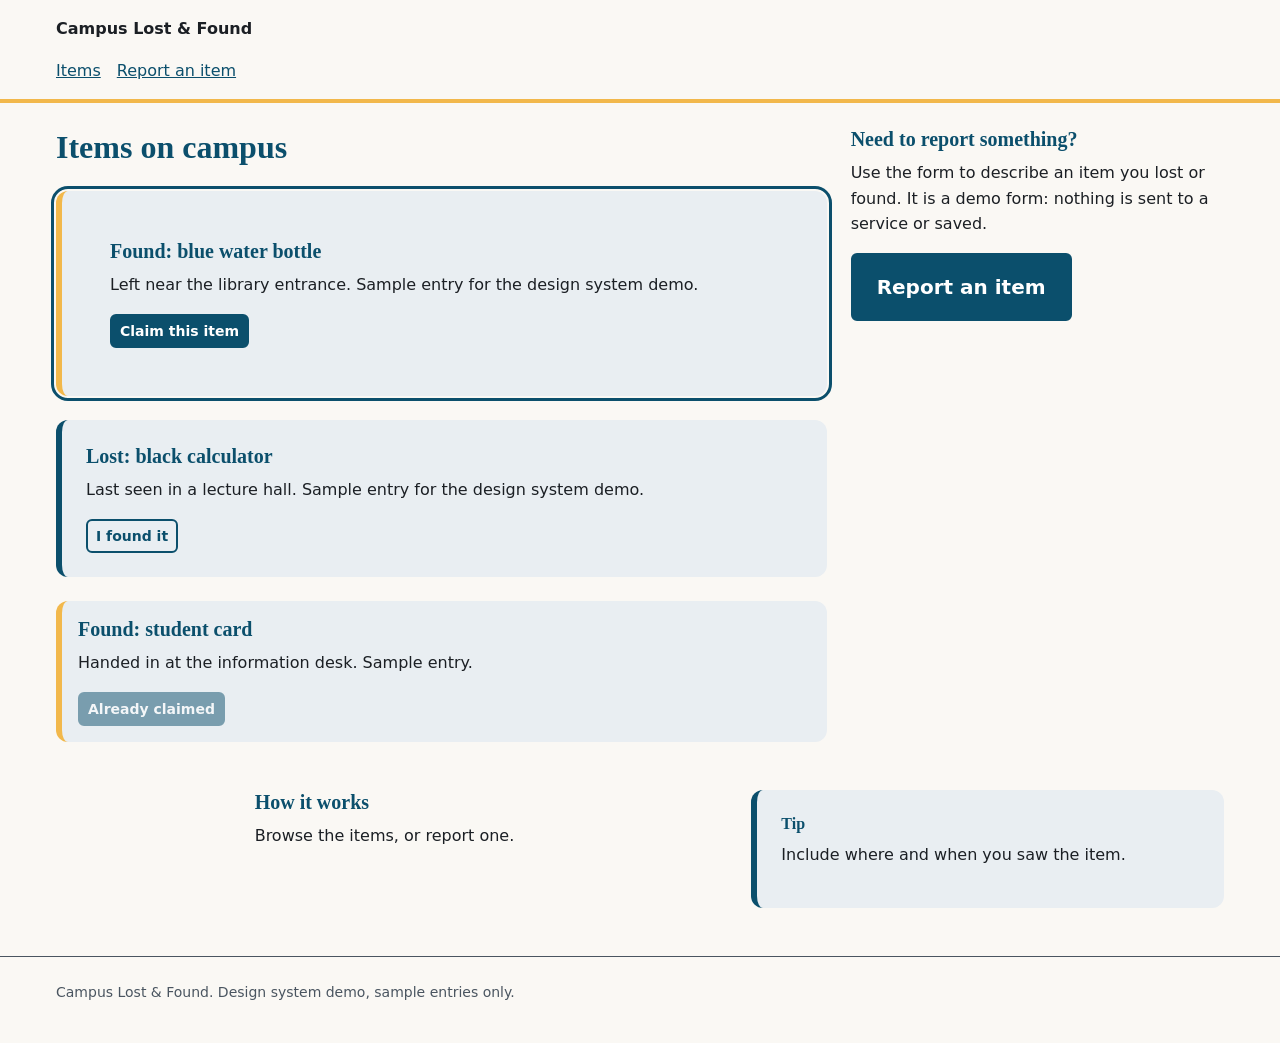
<file: index.html>
<!doctype html>
<html lang="en" dir="ltr">
<head>
  <meta charset="utf-8">
  <meta name="viewport" content="width=device-width, initial-scale=1">
  <title>Campus Lost &amp; Found | Items</title>
  <link rel="stylesheet" href="css/tokens.css">
  <link rel="stylesheet" href="css/main.css">
</head>
<body>
  <a class="skip-link" href="#main-content">Skip to main content</a>
  <header>
    <div class="container">
      <p class="mb-2"><strong>Campus Lost &amp; Found</strong></p>
      <nav aria-label="Main navigation">
        <ul>
          <li><a href="index.html" aria-current="page">Items</a></li>
          <li><a href="report.html">Report an item</a></li>
        </ul>
      </nav>
    </div>
  </header>

  <div class="container">
    <div class="row mt-3">
      <main id="main-content" class="col-12 col-md-8" tabindex="-1">
        <h1 class="mb-3">Items on campus</h1>

        <article class="card card--found card--lg mb-3" data-state="featured">
          <h2>Found: blue water bottle</h2>
          <p>Left near the library entrance. Sample entry for the design system demo.</p>
          <button class="btn btn--primary btn--sm" type="button">Claim this item</button>
        </article>

        <article class="card card--lost mb-3">
          <h2>Lost: black calculator</h2>
          <p>Last seen in a lecture hall. Sample entry for the design system demo.</p>
          <button class="btn btn--outline btn--sm" type="button">I found it</button>
        </article>

        <article class="card card--found card--sm mb-3">
          <h2>Found: student card</h2>
          <p>Handed in at the information desk. Sample entry.</p>
          <button class="btn btn--primary btn--sm" type="button" disabled>Already claimed</button>
        </article>
      </main>

      <aside class="col-12 col-md-4" aria-label="Related links">
        <h2>Need to report something?</h2>
        <p>Use the form to describe an item you lost or found. It is a demo form: nothing is sent to a service or saved.</p>
        <a class="btn btn--primary btn--lg" href="report.html">Report an item</a>
      </aside>
    </div>

    <div class="row mt-3">
      <section class="col-12 col-md-10 offset-md-2" aria-labelledby="how-title">
        <div class="row">
          <div class="col-12 col-md-6">
            <h2 id="how-title">How it works</h2>
            <p>Browse the items, or report one.</p>
          </div>
          <div class="col-12 col-md-6">
            <article class="card card--lost">
              <h3>Tip</h3>
              <p>Include where and when you saw the item.</p>
            </article>
          </div>
        </div>
      </section>
    </div>
  </div>

  <footer>
    <div class="container">
      <p>Campus Lost &amp; Found. Design system demo, sample entries only.</p>
    </div>
  </footer>
</body>
</html>
</file>
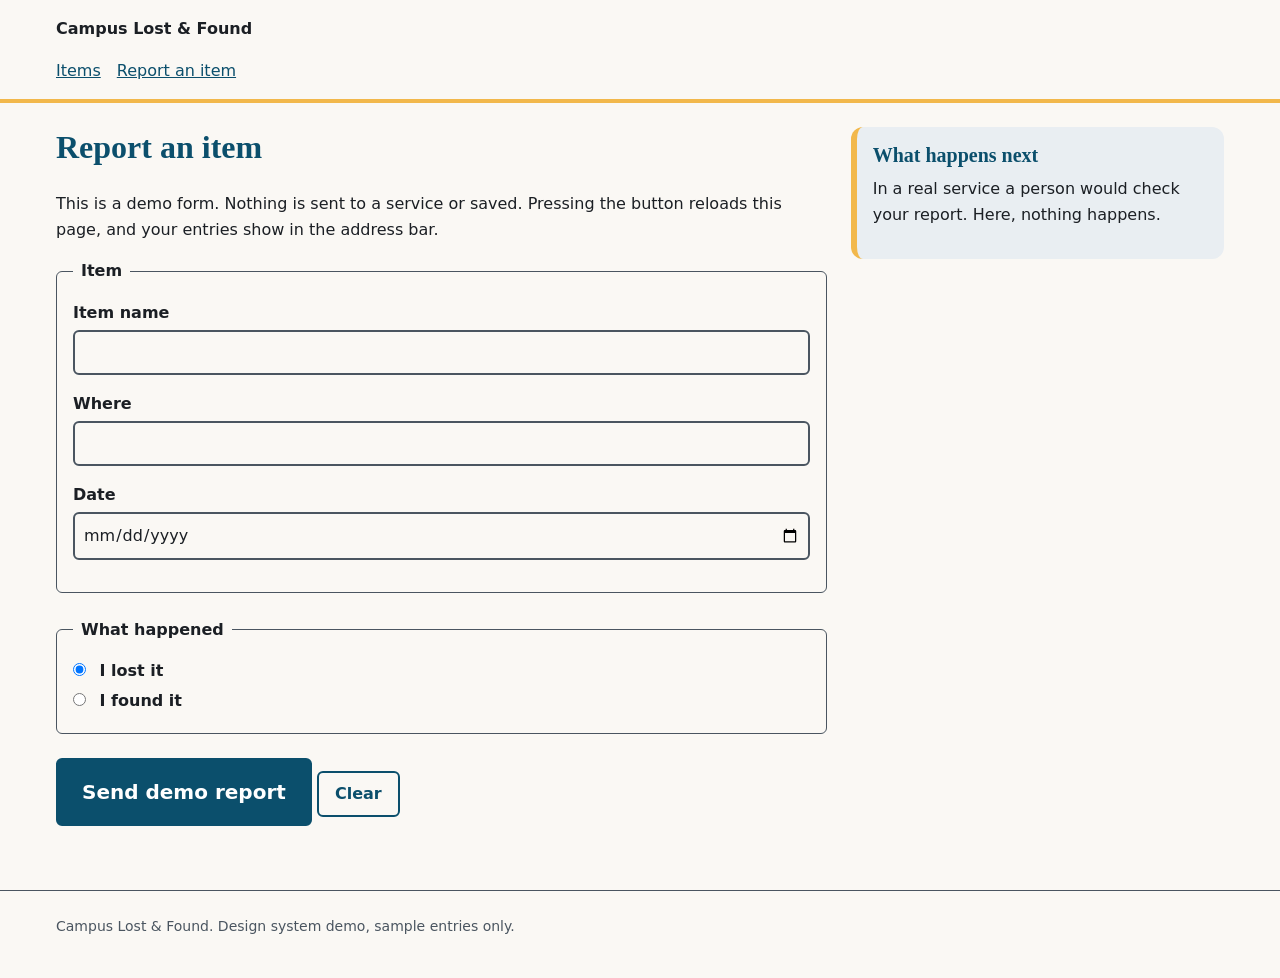
<file: report.html>
<!doctype html>
<html lang="en" dir="ltr">
<head>
  <meta charset="utf-8">
  <meta name="viewport" content="width=device-width, initial-scale=1">
  <title>Campus Lost &amp; Found | Report an item</title>
  <link rel="stylesheet" href="css/tokens.css">
  <link rel="stylesheet" href="css/main.css">
</head>
<body>
  <a class="skip-link" href="#main-content">Skip to main content</a>
  <header>
    <div class="container">
      <p class="mb-2"><strong>Campus Lost &amp; Found</strong></p>
      <nav aria-label="Main navigation">
        <ul>
          <li><a href="index.html">Items</a></li>
          <li><a href="report.html" aria-current="page">Report an item</a></li>
        </ul>
      </nav>
    </div>
  </header>

  <div class="container">
    <div class="row mt-3">
      <main id="main-content" class="col-12 col-md-8" tabindex="-1">
        <h1 class="mb-3">Report an item</h1>
        <p>This is a demo form. Nothing is sent to a service or saved. Pressing the button reloads this page, and your entries show in the address bar.</p>

        <form action="report.html" method="get">
          <fieldset>
            <legend>Item</legend>
            <label for="item-name">Item name</label>
            <input id="item-name" name="item-name" type="text" required>
            <label for="item-where">Where</label>
            <input id="item-where" name="item-where" type="text">
            <label for="item-date">Date</label>
            <input id="item-date" name="item-date" type="date">
          </fieldset>

          <fieldset>
            <legend>What happened</legend>
            <label><input type="radio" name="kind" value="lost" checked> I lost it</label>
            <label><input type="radio" name="kind" value="found"> I found it</label>
          </fieldset>

          <button class="btn btn--primary btn--lg mb-2" type="submit">Send demo report</button>
          <button class="btn btn--outline" type="reset">Clear</button>
        </form>
      </main>

      <aside class="col-12 col-md-4" aria-label="Preview">
        <article class="card card--found card--sm">
          <h2>What happens next</h2>
          <p>In a real service a person would check your report. Here, nothing happens.</p>
        </article>
      </aside>
    </div>
  </div>

  <footer>
    <div class="container">
      <p>Campus Lost &amp; Found. Design system demo, sample entries only.</p>
    </div>
  </footer>
</body>
</html>
</file>
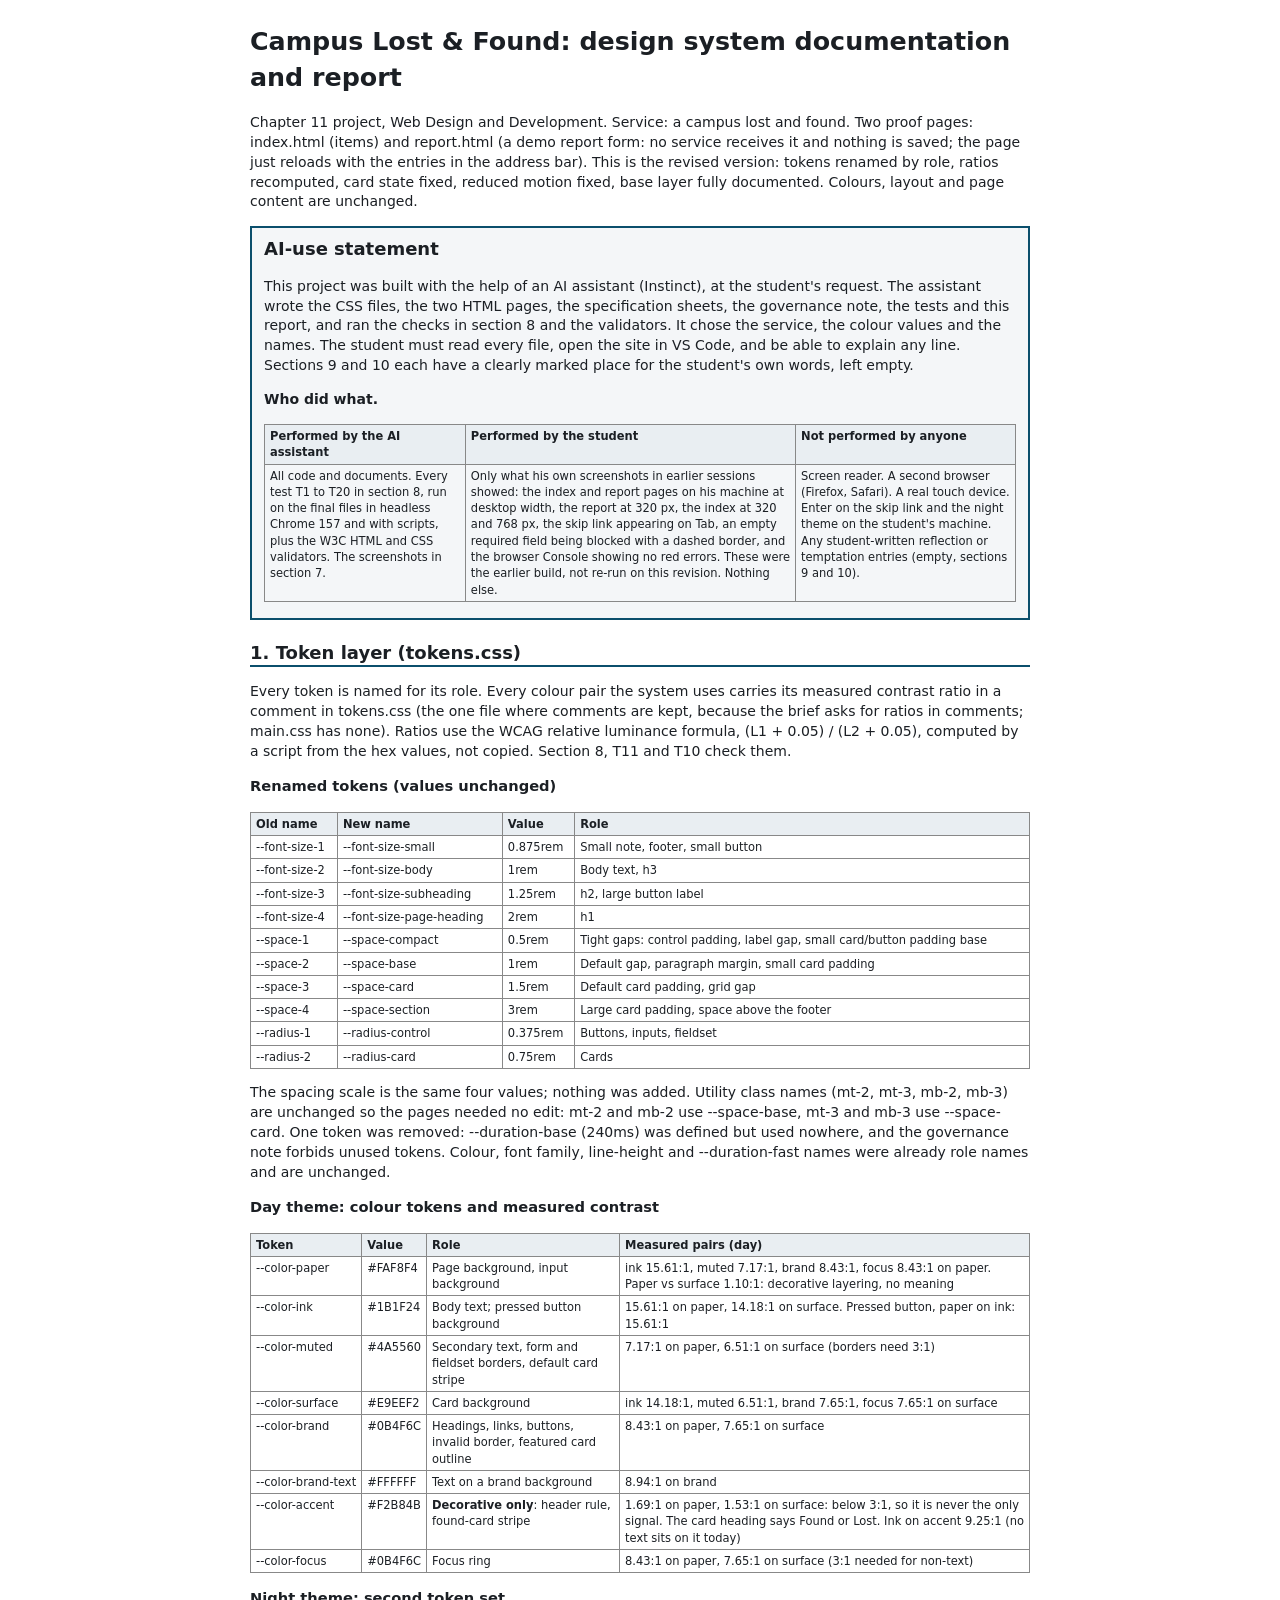
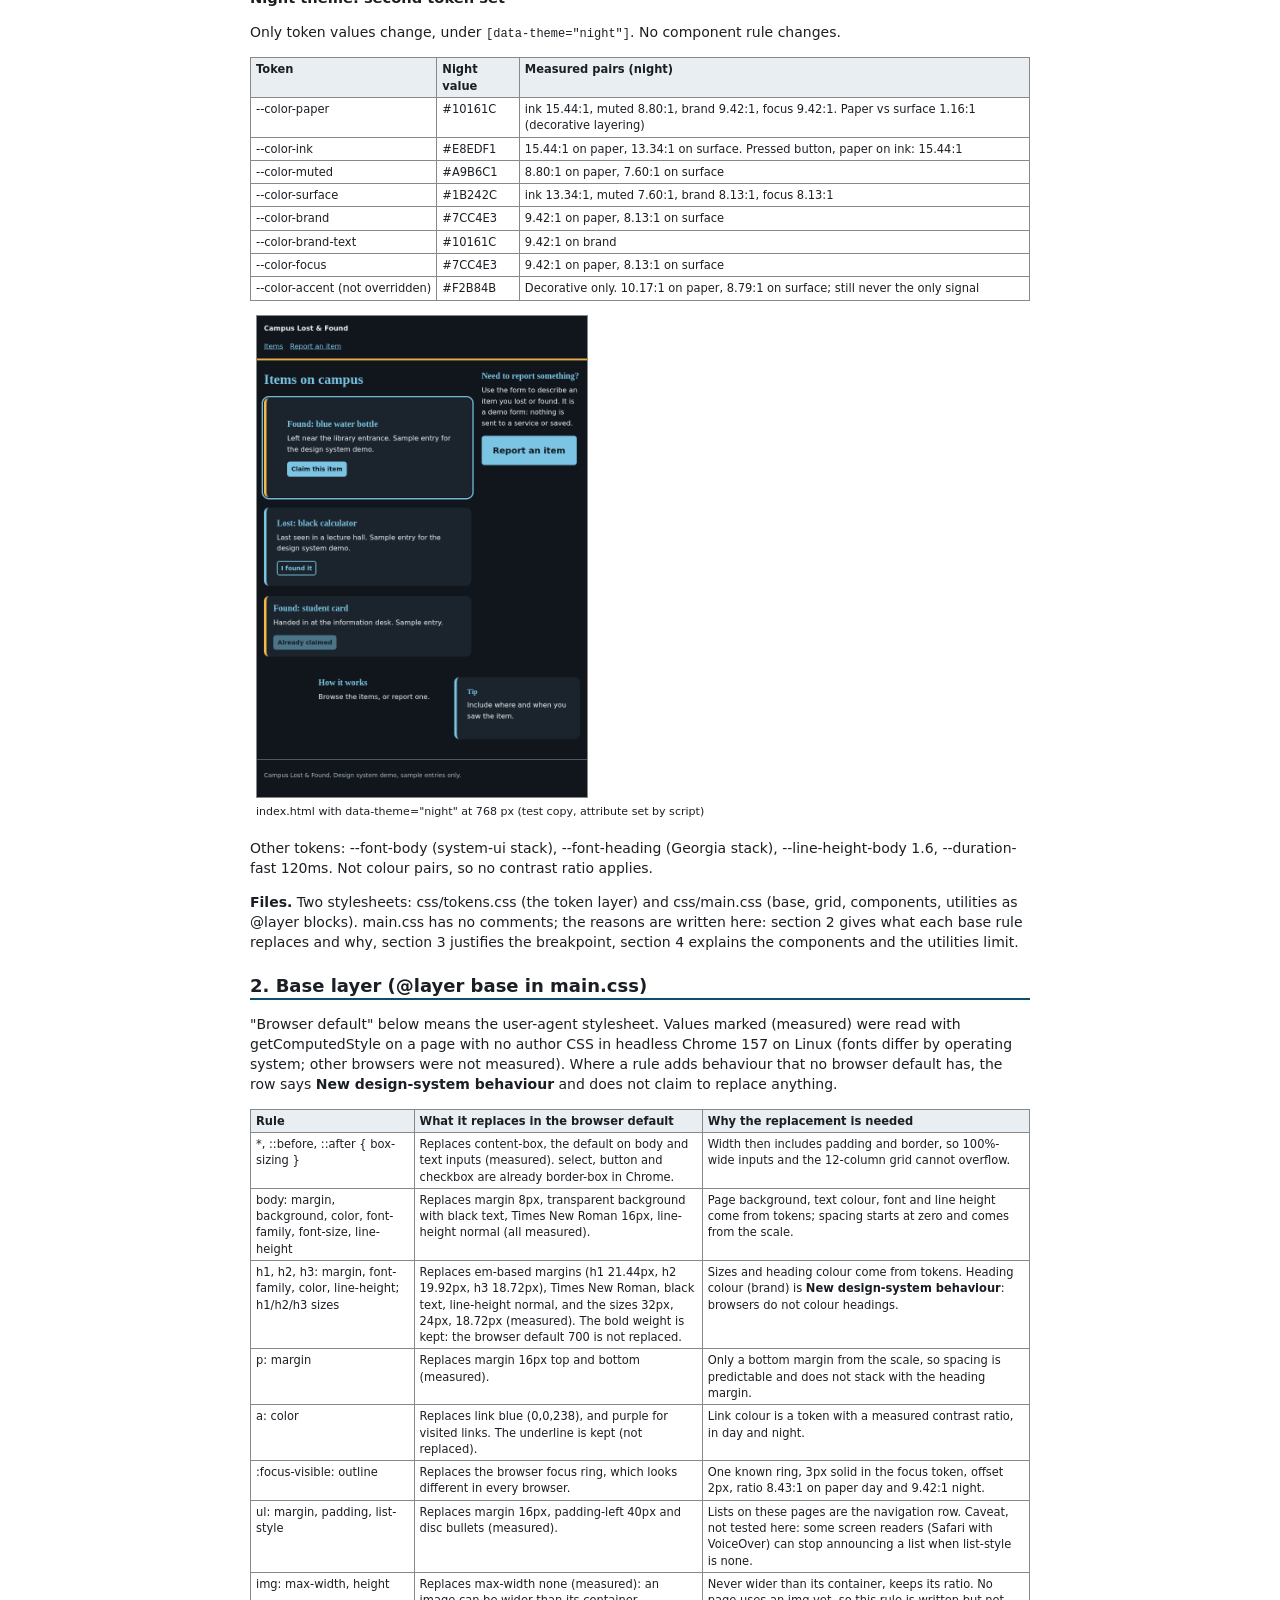
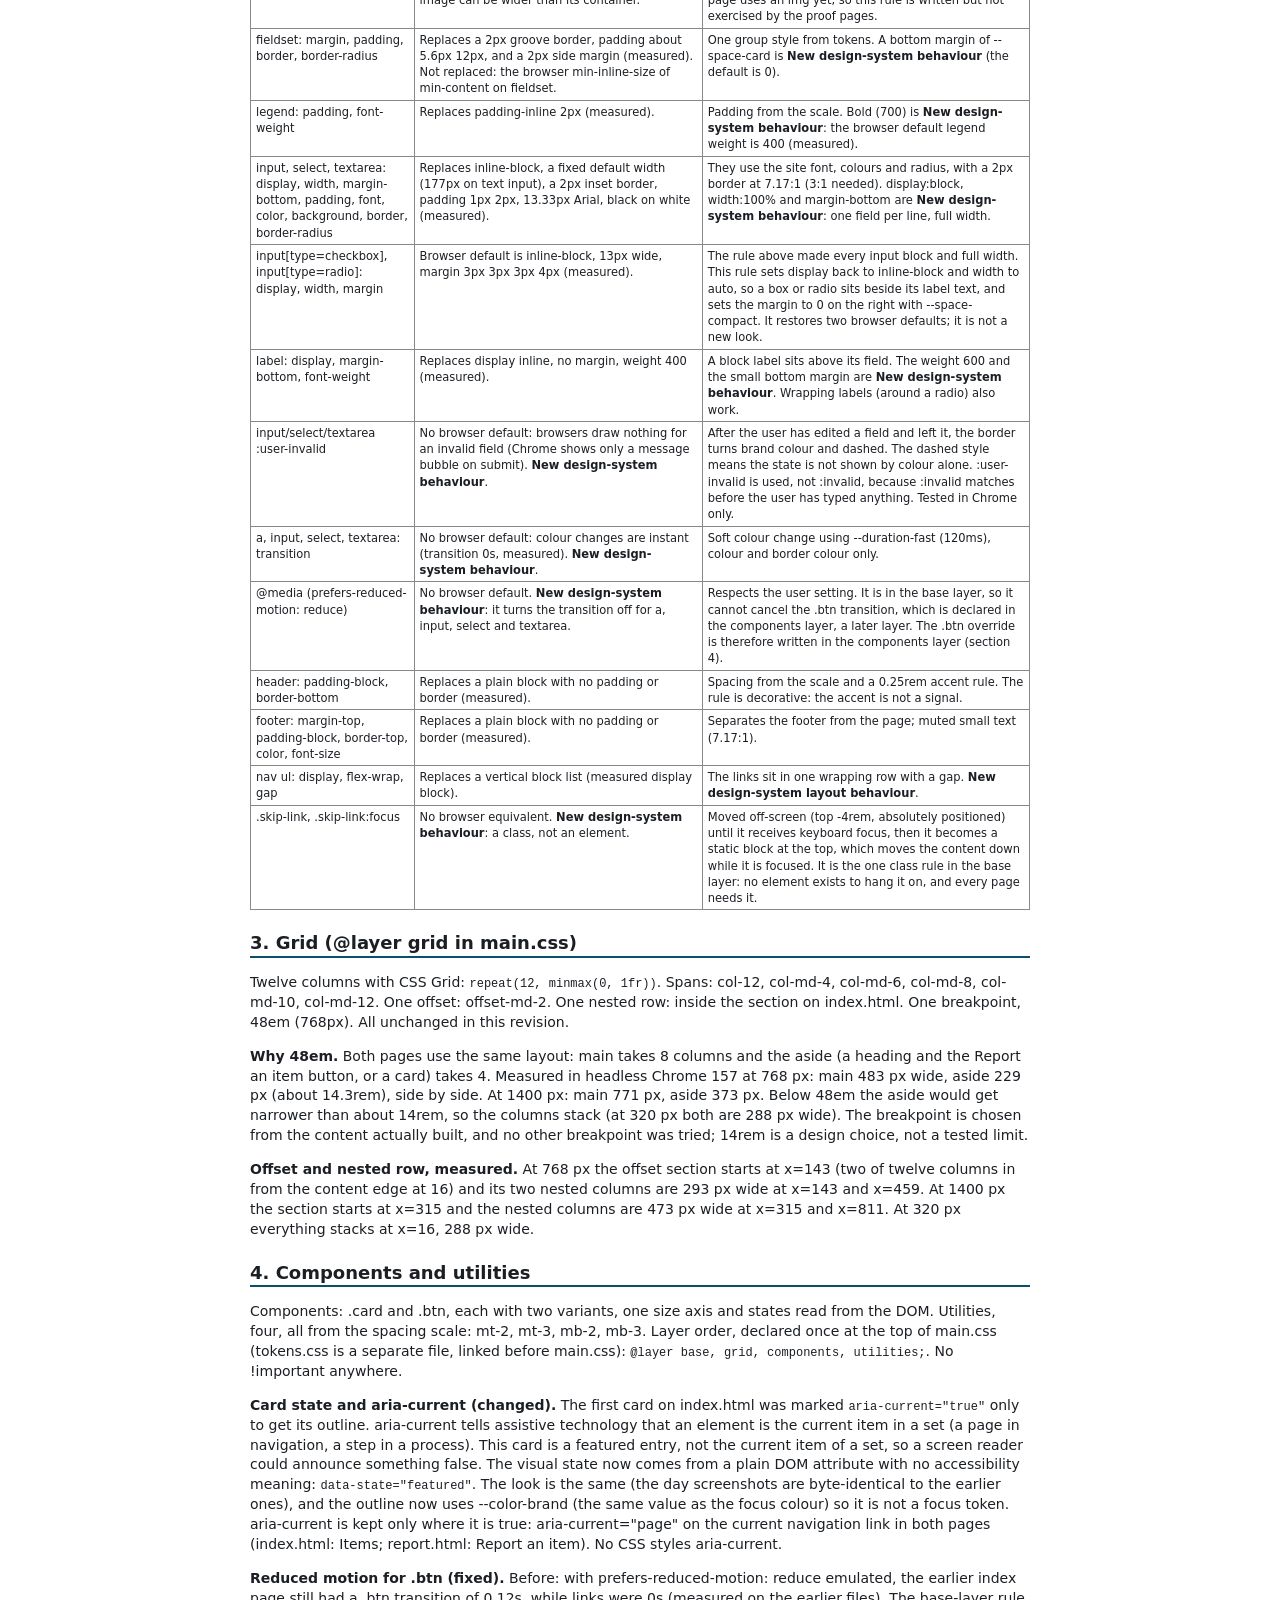
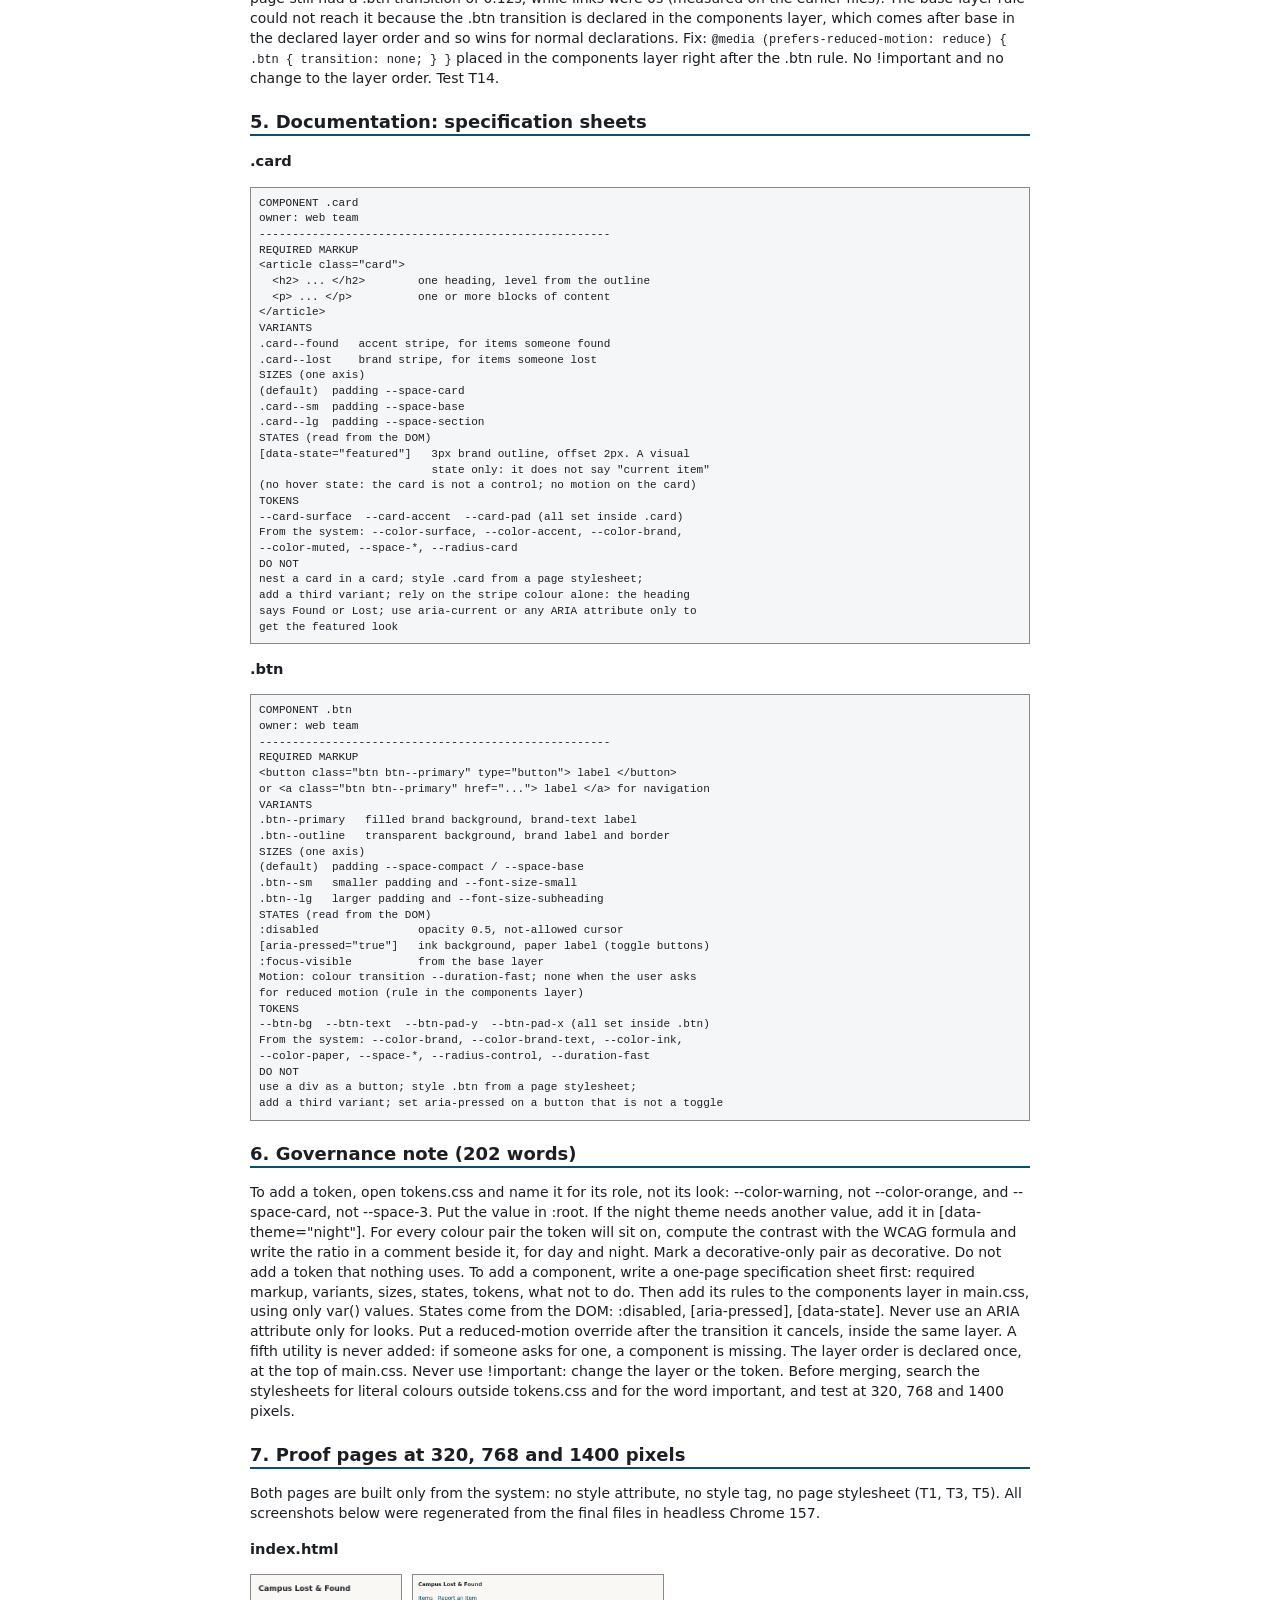
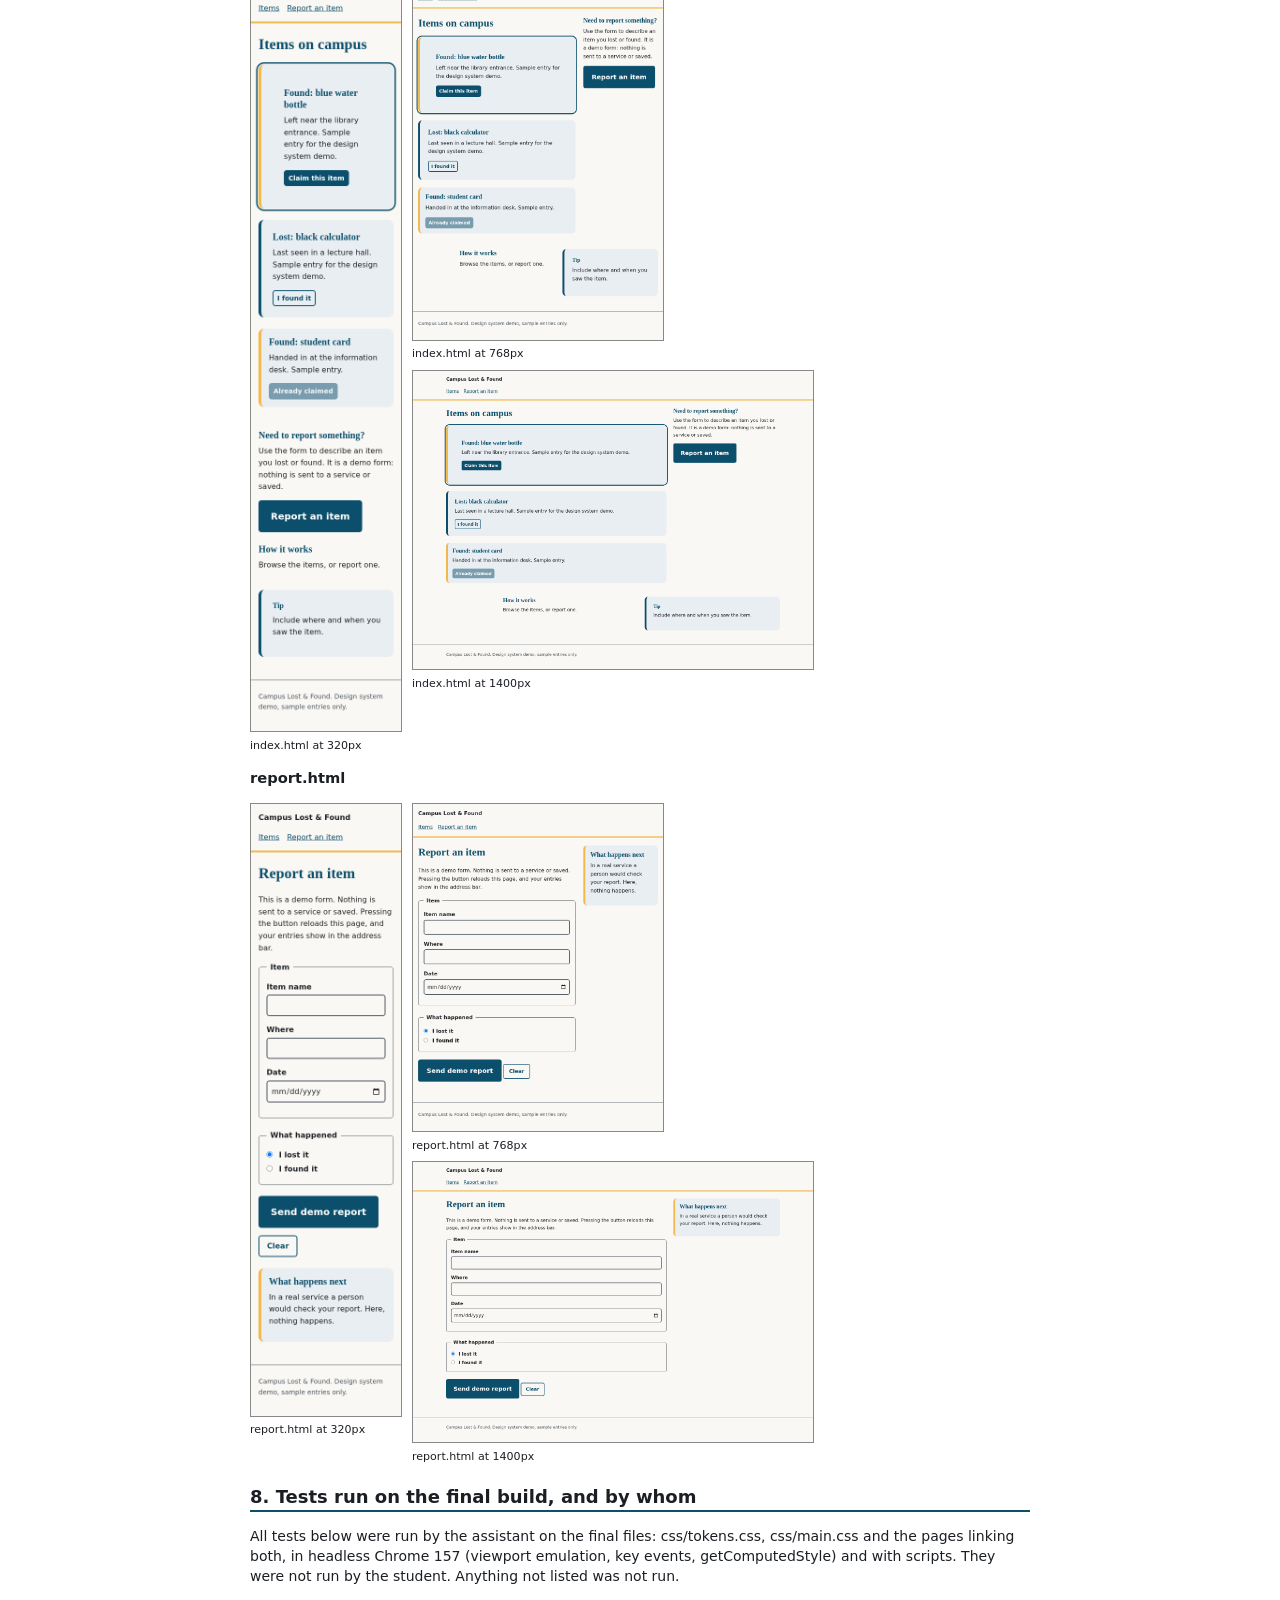
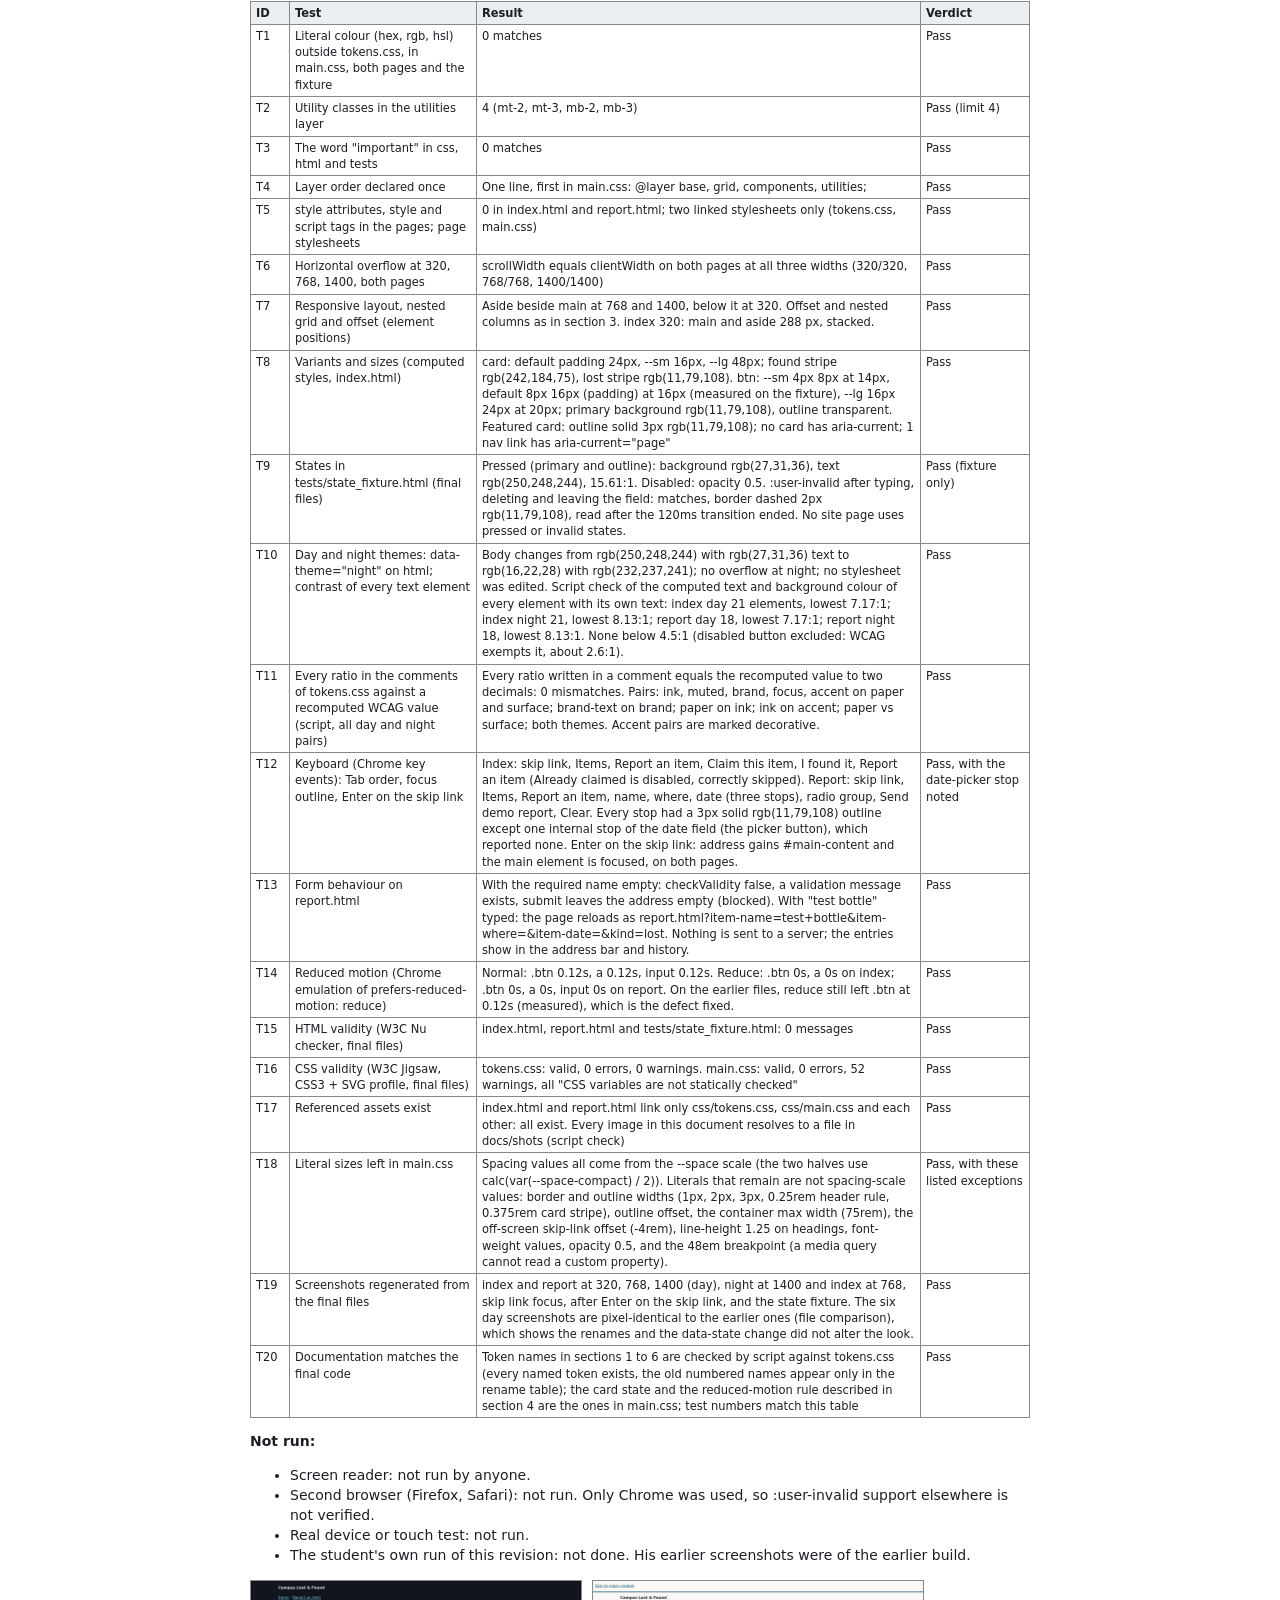
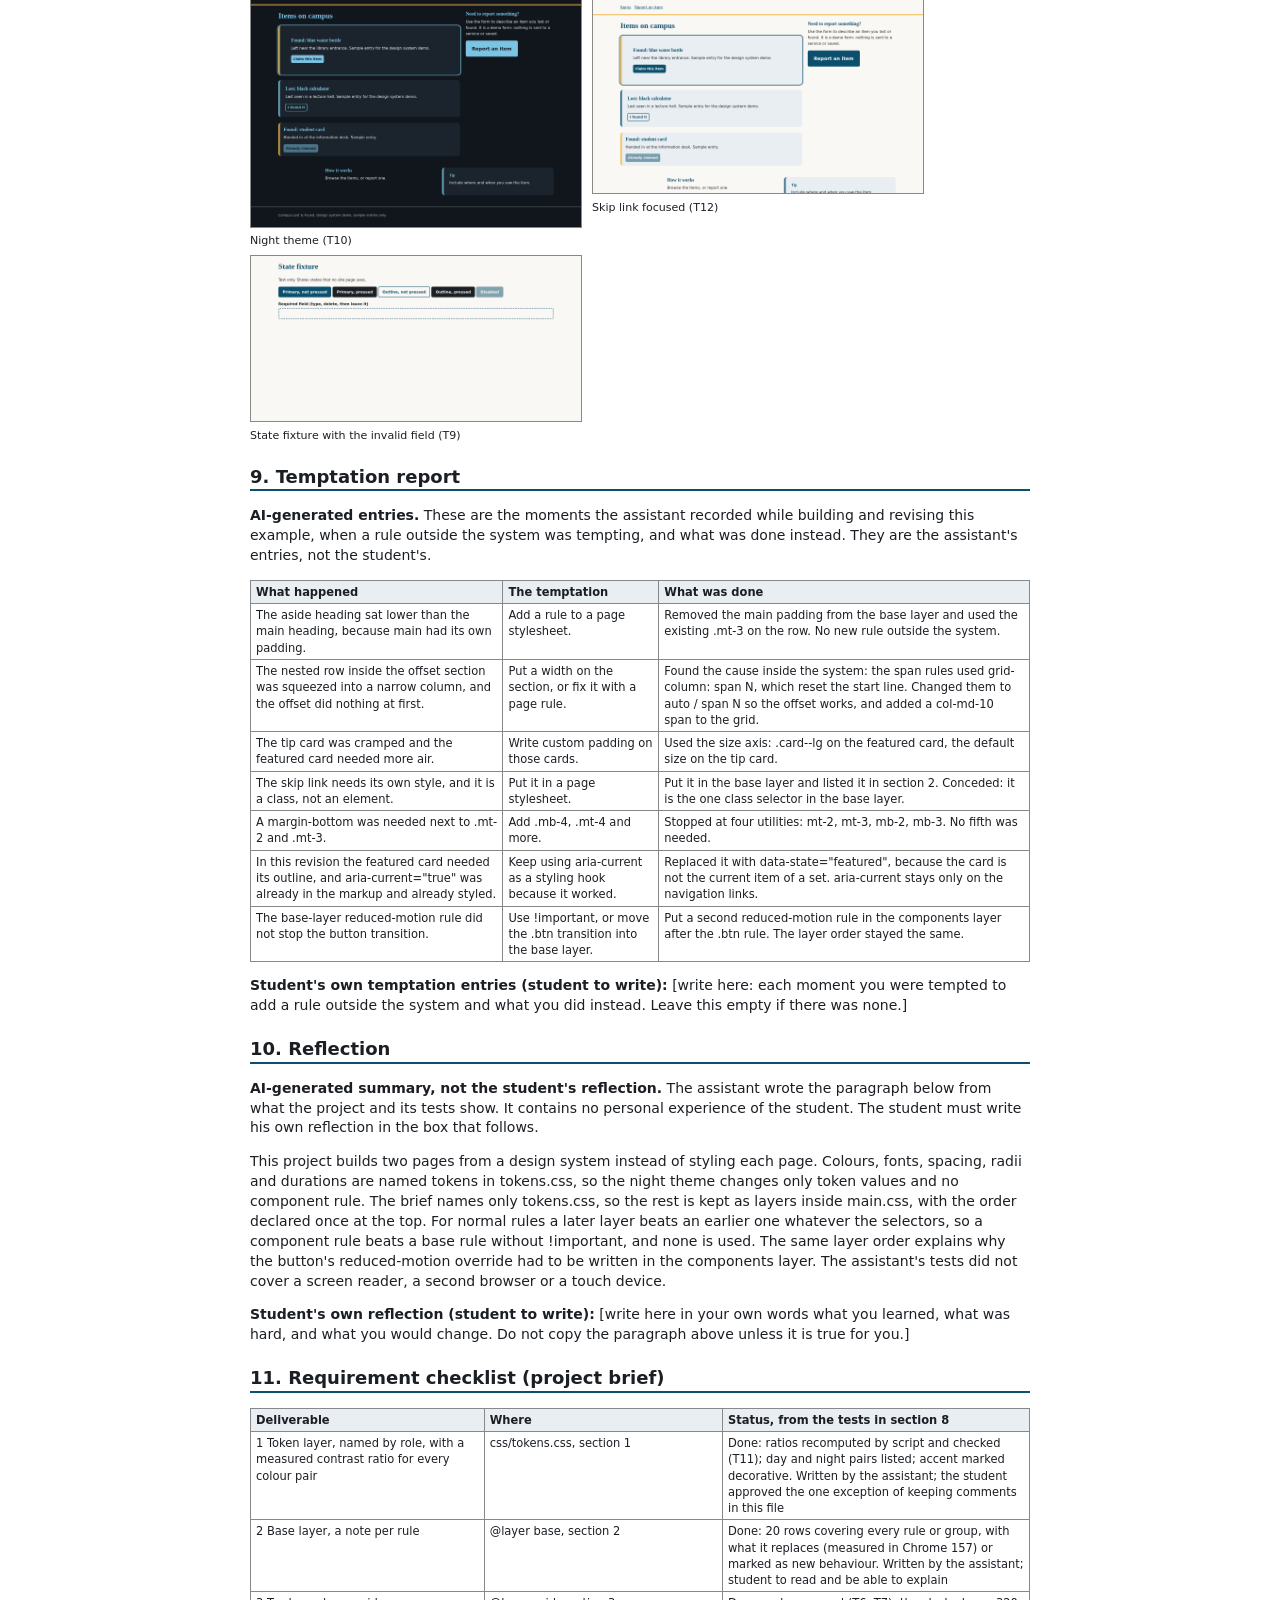
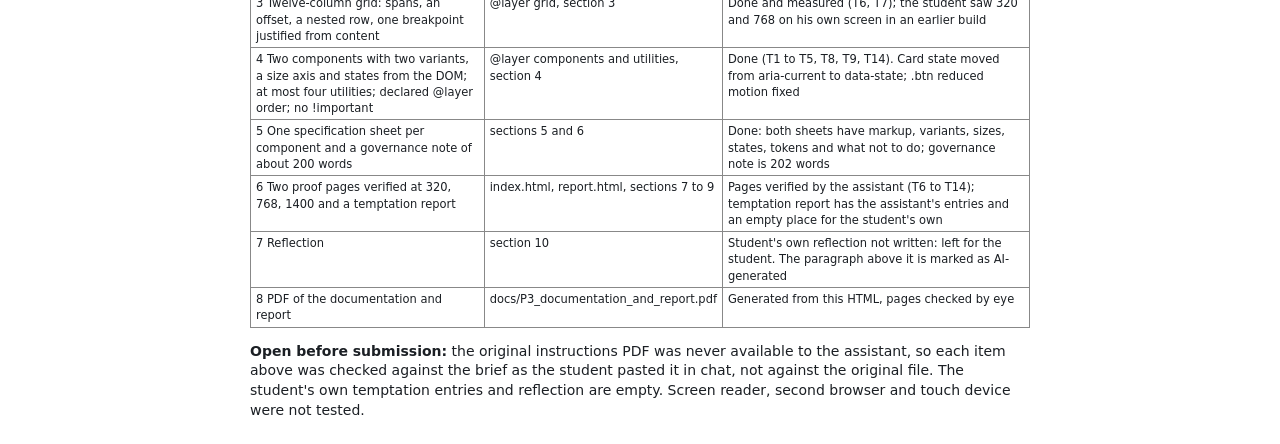
<file: docs/p3 dec.html>
<!doctype html><html lang="en"><head><meta charset="utf-8"><title>Campus Lost and Found: design system documentation and report</title><style>@page{size:A4;margin:14mm}
body{font-family:system-ui,Arial,sans-serif;font-size:10.5pt;line-height:1.42;max-width:780px;margin:24px auto;padding:0 16px;color:#1B1F24}
h1{font-size:19pt}h2{font-size:13.5pt;margin-top:20px;border-bottom:2px solid #0B4F6C;break-after:avoid}h3{font-size:11pt;break-after:avoid}
table{border-collapse:collapse;width:100%;font-size:8.6pt;margin:8px 0;table-layout:auto}
th,td{border:1px solid #888;padding:3px 5px;text-align:left;vertical-align:top;overflow-wrap:break-word}
th{background:#E9EEF2}tr{break-inside:avoid}thead{display:table-header-group}
h3.sheet{break-after:avoid}.grp{display:flex;gap:10px;align-items:flex-start;break-inside:avoid;margin:6px 0}.grp figure{margin:0}.tk td:first-child{white-space:nowrap}.tkv td:nth-child(2){white-space:nowrap}.rn td:nth-child(-n+3){white-space:nowrap}.col{display:flex;flex-direction:column;gap:8px}pre{break-inside:avoid;background:#F4F6F8;border:1px solid #888;padding:8px;font-size:8.3pt;white-space:pre-wrap;overflow-wrap:anywhere}
figure{display:inline-block;margin:6px;vertical-align:top;break-inside:avoid}figcaption{font-size:8.3pt}img{border:1px solid #888;max-width:100%}
.box{border:2px solid #0B4F6C;padding:8px 12px;background:#F4F6F8;break-inside:avoid}code{font-size:9pt;overflow-wrap:anywhere}
.pb{break-before:page}</style></head><body>
<h1>Campus Lost &amp; Found: design system documentation and report</h1>
<p>Chapter 11 project, Web Design and Development. Service: a campus lost and found. Two proof pages: index.html (items) and report.html (a demo report form: no service receives it and nothing is saved; the page just reloads with the entries in the address bar). This is the revised version: tokens renamed by role, ratios recomputed, card state fixed, reduced motion fixed, base layer fully documented. Colours, layout and page content are unchanged.</p>
<div class="box"><h2 style="margin-top:0;border:0">AI-use statement</h2>
<p>This project was built with the help of an AI assistant (Instinct), at the student's request. The assistant wrote the CSS files, the two HTML pages, the specification sheets, the governance note, the tests and this report, and ran the checks in section 8 and the validators. It chose the service, the colour values and the names. The student must read every file, open the site in VS Code, and be able to explain any line. Sections 9 and 10 each have a clearly marked place for the student's own words, left empty.</p>
<p><b>Who did what.</b></p>
<table><thead><tr><th>Performed by the AI assistant</th><th>Performed by the student</th><th>Not performed by anyone</th></tr></thead><tbody><tr>
<td>All code and documents. Every test T1 to T20 in section 8, run on the final files in headless Chrome 157 and with scripts, plus the W3C HTML and CSS validators. The screenshots in section 7.</td>
<td>Only what his own screenshots in earlier sessions showed: the index and report pages on his machine at desktop width, the report at 320 px, the index at 320 and 768 px, the skip link appearing on Tab, an empty required field being blocked with a dashed border, and the browser Console showing no red errors. These were the earlier build, not re-run on this revision. Nothing else.</td>
<td>Screen reader. A second browser (Firefox, Safari). A real touch device. Enter on the skip link and the night theme on the student's machine. Any student-written reflection or temptation entries (empty, sections 9 and 10).</td></tr></tbody></table></div>
<h2>1. Token layer (tokens.css)</h2>
<p>Every token is named for its role. Every colour pair the system uses carries its measured contrast ratio in a comment in tokens.css (the one file where comments are kept, because the brief asks for ratios in comments; main.css has none). Ratios use the WCAG relative luminance formula, (L1 + 0.05) / (L2 + 0.05), computed by a script from the hex values, not copied. Section 8, T11 and T10 check them.</p>
<h3>Renamed tokens (values unchanged)</h3>
<table class="rn"><thead><tr><th>Old name</th><th>New name</th><th>Value</th><th>Role</th></tr></thead><tbody><tr><td>--font-size-1</td><td>--font-size-small</td><td>0.875rem</td><td>Small note, footer, small button</td></tr><tr><td>--font-size-2</td><td>--font-size-body</td><td>1rem</td><td>Body text, h3</td></tr><tr><td>--font-size-3</td><td>--font-size-subheading</td><td>1.25rem</td><td>h2, large button label</td></tr><tr><td>--font-size-4</td><td>--font-size-page-heading</td><td>2rem</td><td>h1</td></tr><tr><td>--space-1</td><td>--space-compact</td><td>0.5rem</td><td>Tight gaps: control padding, label gap, small card/button padding base</td></tr><tr><td>--space-2</td><td>--space-base</td><td>1rem</td><td>Default gap, paragraph margin, small card padding</td></tr><tr><td>--space-3</td><td>--space-card</td><td>1.5rem</td><td>Default card padding, grid gap</td></tr><tr><td>--space-4</td><td>--space-section</td><td>3rem</td><td>Large card padding, space above the footer</td></tr><tr><td>--radius-1</td><td>--radius-control</td><td>0.375rem</td><td>Buttons, inputs, fieldset</td></tr><tr><td>--radius-2</td><td>--radius-card</td><td>0.75rem</td><td>Cards</td></tr></tbody></table>
<p>The spacing scale is the same four values; nothing was added. Utility class names (mt-2, mt-3, mb-2, mb-3) are unchanged so the pages needed no edit: mt-2 and mb-2 use --space-base, mt-3 and mb-3 use --space-card. One token was removed: --duration-base (240ms) was defined but used nowhere, and the governance note forbids unused tokens. Colour, font family, line-height and --duration-fast names were already role names and are unchanged.</p>
<h3>Day theme: colour tokens and measured contrast</h3>
<table class="tk tkv"><thead><tr><th>Token</th><th>Value</th><th>Role</th><th>Measured pairs (day)</th></tr></thead><tbody><tr><td>--color-paper</td><td>#FAF8F4</td><td>Page background, input background</td><td>ink 15.61:1, muted 7.17:1, brand 8.43:1, focus 8.43:1 on paper. Paper vs surface 1.10:1: decorative layering, no meaning</td></tr><tr><td>--color-ink</td><td>#1B1F24</td><td>Body text; pressed button background</td><td>15.61:1 on paper, 14.18:1 on surface. Pressed button, paper on ink: 15.61:1</td></tr><tr><td>--color-muted</td><td>#4A5560</td><td>Secondary text, form and fieldset borders, default card stripe</td><td>7.17:1 on paper, 6.51:1 on surface (borders need 3:1)</td></tr><tr><td>--color-surface</td><td>#E9EEF2</td><td>Card background</td><td>ink 14.18:1, muted 6.51:1, brand 7.65:1, focus 7.65:1 on surface</td></tr><tr><td>--color-brand</td><td>#0B4F6C</td><td>Headings, links, buttons, invalid border, featured card outline</td><td>8.43:1 on paper, 7.65:1 on surface</td></tr><tr><td>--color-brand-text</td><td>#FFFFFF</td><td>Text on a brand background</td><td>8.94:1 on brand</td></tr><tr><td>--color-accent</td><td>#F2B84B</td><td><b>Decorative only</b>: header rule, found-card stripe</td><td>1.69:1 on paper, 1.53:1 on surface: below 3:1, so it is never the only signal. The card heading says Found or Lost. Ink on accent 9.25:1 (no text sits on it today)</td></tr><tr><td>--color-focus</td><td>#0B4F6C</td><td>Focus ring</td><td>8.43:1 on paper, 7.65:1 on surface (3:1 needed for non-text)</td></tr></tbody></table>
<h3>Night theme: second token set</h3>
<p>Only token values change, under <code>[data-theme="night"]</code>. No component rule changes.</p>
<table class="tk tkv"><thead><tr><th>Token</th><th>Night value</th><th>Measured pairs (night)</th></tr></thead><tbody><tr><td>--color-paper</td><td>#10161C</td><td>ink 15.44:1, muted 8.80:1, brand 9.42:1, focus 9.42:1. Paper vs surface 1.16:1 (decorative layering)</td></tr><tr><td>--color-ink</td><td>#E8EDF1</td><td>15.44:1 on paper, 13.34:1 on surface. Pressed button, paper on ink: 15.44:1</td></tr><tr><td>--color-muted</td><td>#A9B6C1</td><td>8.80:1 on paper, 7.60:1 on surface</td></tr><tr><td>--color-surface</td><td>#1B242C</td><td>ink 13.34:1, muted 7.60:1, brand 8.13:1, focus 8.13:1</td></tr><tr><td>--color-brand</td><td>#7CC4E3</td><td>9.42:1 on paper, 8.13:1 on surface</td></tr><tr><td>--color-brand-text</td><td>#10161C</td><td>9.42:1 on brand</td></tr><tr><td>--color-focus</td><td>#7CC4E3</td><td>9.42:1 on paper, 8.13:1 on surface</td></tr><tr><td>--color-accent (not overridden)</td><td>#F2B84B</td><td>Decorative only. 10.17:1 on paper, 8.79:1 on surface; still never the only signal</td></tr></tbody></table>
<figure><img src="shots/index_night_768.png" alt="index at 768 with the night theme" style="max-width:330px"><figcaption>index.html with data-theme="night" at 768 px (test copy, attribute set by script)</figcaption></figure>
<p>Other tokens: --font-body (system-ui stack), --font-heading (Georgia stack), --line-height-body 1.6, --duration-fast 120ms. Not colour pairs, so no contrast ratio applies.</p>
<p><b>Files.</b> Two stylesheets: css/tokens.css (the token layer) and css/main.css (base, grid, components, utilities as @layer blocks). main.css has no comments; the reasons are written here: section 2 gives what each base rule replaces and why, section 3 justifies the breakpoint, section 4 explains the components and the utilities limit.</p>
<h2 class="pb">2. Base layer (@layer base in main.css)</h2>
<p>"Browser default" below means the user-agent stylesheet. Values marked (measured) were read with getComputedStyle on a page with no author CSS in headless Chrome 157 on Linux (fonts differ by operating system; other browsers were not measured). Where a rule adds behaviour that no browser default has, the row says <b>New design-system behaviour</b> and does not claim to replace anything.</p>
<table><thead><tr><th style="width:21%">Rule</th><th style="width:37%">What it replaces in the browser default</th><th>Why the replacement is needed</th></tr></thead><tbody>
<tr><td>*, ::before, ::after { box-sizing }</td><td>Replaces content-box, the default on body and text inputs (measured). select, button and checkbox are already border-box in Chrome.</td><td>Width then includes padding and border, so 100%-wide inputs and the 12-column grid cannot overflow.</td></tr>
<tr><td>body: margin, background, color, font-family, font-size, line-height</td><td>Replaces margin 8px, transparent background with black text, Times New Roman 16px, line-height normal (all measured).</td><td>Page background, text colour, font and line height come from tokens; spacing starts at zero and comes from the scale.</td></tr>
<tr><td>h1, h2, h3: margin, font-family, color, line-height; h1/h2/h3 sizes</td><td>Replaces em-based margins (h1 21.44px, h2 19.92px, h3 18.72px), Times New Roman, black text, line-height normal, and the sizes 32px, 24px, 18.72px (measured). The bold weight is kept: the browser default 700 is not replaced.</td><td>Sizes and heading colour come from tokens. Heading colour (brand) is <b>New design-system behaviour</b>: browsers do not colour headings.</td></tr>
<tr><td>p: margin</td><td>Replaces margin 16px top and bottom (measured).</td><td>Only a bottom margin from the scale, so spacing is predictable and does not stack with the heading margin.</td></tr>
<tr><td>a: color</td><td>Replaces link blue (0,0,238), and purple for visited links. The underline is kept (not replaced).</td><td>Link colour is a token with a measured contrast ratio, in day and night.</td></tr>
<tr><td>:focus-visible: outline</td><td>Replaces the browser focus ring, which looks different in every browser.</td><td>One known ring, 3px solid in the focus token, offset 2px, ratio 8.43:1 on paper day and 9.42:1 night.</td></tr>
<tr><td>ul: margin, padding, list-style</td><td>Replaces margin 16px, padding-left 40px and disc bullets (measured).</td><td>Lists on these pages are the navigation row. Caveat, not tested here: some screen readers (Safari with VoiceOver) can stop announcing a list when list-style is none.</td></tr>
<tr><td>img: max-width, height</td><td>Replaces max-width none (measured): an image can be wider than its container.</td><td>Never wider than its container, keeps its ratio. No page uses an img yet, so this rule is written but not exercised by the proof pages.</td></tr>
<tr><td>fieldset: margin, padding, border, border-radius</td><td>Replaces a 2px groove border, padding about 5.6px 12px, and a 2px side margin (measured). Not replaced: the browser min-inline-size of min-content on fieldset.</td><td>One group style from tokens. A bottom margin of --space-card is <b>New design-system behaviour</b> (the default is 0).</td></tr>
<tr><td>legend: padding, font-weight</td><td>Replaces padding-inline 2px (measured).</td><td>Padding from the scale. Bold (700) is <b>New design-system behaviour</b>: the browser default legend weight is 400 (measured).</td></tr>
<tr><td>input, select, textarea: display, width, margin-bottom, padding, font, color, background, border, border-radius</td><td>Replaces inline-block, a fixed default width (177px on text input), a 2px inset border, padding 1px 2px, 13.33px Arial, black on white (measured).</td><td>They use the site font, colours and radius, with a 2px border at 7.17:1 (3:1 needed). display:block, width:100% and margin-bottom are <b>New design-system behaviour</b>: one field per line, full width.</td></tr>
<tr><td>input[type=checkbox], input[type=radio]: display, width, margin</td><td>Browser default is inline-block, 13px wide, margin 3px 3px 3px 4px (measured).</td><td>The rule above made every input block and full width. This rule sets display back to inline-block and width to auto, so a box or radio sits beside its label text, and sets the margin to 0 on the right with --space-compact. It restores two browser defaults; it is not a new look.</td></tr>
<tr><td>label: display, margin-bottom, font-weight</td><td>Replaces display inline, no margin, weight 400 (measured).</td><td>A block label sits above its field. The weight 600 and the small bottom margin are <b>New design-system behaviour</b>. Wrapping labels (around a radio) also work.</td></tr>
<tr><td>input/select/textarea :user-invalid</td><td>No browser default: browsers draw nothing for an invalid field (Chrome shows only a message bubble on submit). <b>New design-system behaviour</b>.</td><td>After the user has edited a field and left it, the border turns brand colour and dashed. The dashed style means the state is not shown by colour alone. :user-invalid is used, not :invalid, because :invalid matches before the user has typed anything. Tested in Chrome only.</td></tr>
<tr><td>a, input, select, textarea: transition</td><td>No browser default: colour changes are instant (transition 0s, measured). <b>New design-system behaviour</b>.</td><td>Soft colour change using --duration-fast (120ms), colour and border colour only.</td></tr>
<tr><td>@media (prefers-reduced-motion: reduce)</td><td>No browser default. <b>New design-system behaviour</b>: it turns the transition off for a, input, select and textarea.</td><td>Respects the user setting. It is in the base layer, so it cannot cancel the .btn transition, which is declared in the components layer, a later layer. The .btn override is therefore written in the components layer (section 4).</td></tr>
<tr><td>header: padding-block, border-bottom</td><td>Replaces a plain block with no padding or border (measured).</td><td>Spacing from the scale and a 0.25rem accent rule. The rule is decorative: the accent is not a signal.</td></tr>
<tr><td>footer: margin-top, padding-block, border-top, color, font-size</td><td>Replaces a plain block with no padding or border (measured).</td><td>Separates the footer from the page; muted small text (7.17:1).</td></tr>
<tr><td>nav ul: display, flex-wrap, gap</td><td>Replaces a vertical block list (measured display block).</td><td>The links sit in one wrapping row with a gap. <b>New design-system layout behaviour</b>.</td></tr>
<tr><td>.skip-link, .skip-link:focus</td><td>No browser equivalent. <b>New design-system behaviour</b>: a class, not an element.</td><td>Moved off-screen (top -4rem, absolutely positioned) until it receives keyboard focus, then it becomes a static block at the top, which moves the content down while it is focused. It is the one class rule in the base layer: no element exists to hang it on, and every page needs it.</td></tr>
</tbody></table>
<h2>3. Grid (@layer grid in main.css)</h2>
<p>Twelve columns with CSS Grid: <code>repeat(12, minmax(0, 1fr))</code>. Spans: col-12, col-md-4, col-md-6, col-md-8, col-md-10, col-md-12. One offset: offset-md-2. One nested row: inside the section on index.html. One breakpoint, 48em (768px). All unchanged in this revision.</p>
<p><b>Why 48em.</b> Both pages use the same layout: main takes 8 columns and the aside (a heading and the Report an item button, or a card) takes 4. Measured in headless Chrome 157 at 768 px: main 483 px wide, aside 229 px (about 14.3rem), side by side. At 1400 px: main 771 px, aside 373 px. Below 48em the aside would get narrower than about 14rem, so the columns stack (at 320 px both are 288 px wide). The breakpoint is chosen from the content actually built, and no other breakpoint was tried; 14rem is a design choice, not a tested limit.</p>
<p><b>Offset and nested row, measured.</b> At 768 px the offset section starts at x=143 (two of twelve columns in from the content edge at 16) and its two nested columns are 293 px wide at x=143 and x=459. At 1400 px the section starts at x=315 and the nested columns are 473 px wide at x=315 and x=811. At 320 px everything stacks at x=16, 288 px wide.</p>
<h2>4. Components and utilities</h2>
<p>Components: .card and .btn, each with two variants, one size axis and states read from the DOM. Utilities, four, all from the spacing scale: mt-2, mt-3, mb-2, mb-3. Layer order, declared once at the top of main.css (tokens.css is a separate file, linked before main.css): <code>@layer base, grid, components, utilities;</code>. No !important anywhere.</p>
<p><b>Card state and aria-current (changed).</b> The first card on index.html was marked <code>aria-current="true"</code> only to get its outline. aria-current tells assistive technology that an element is the current item in a set (a page in navigation, a step in a process). This card is a featured entry, not the current item of a set, so a screen reader could announce something false. The visual state now comes from a plain DOM attribute with no accessibility meaning: <code>data-state="featured"</code>. The look is the same (the day screenshots are byte-identical to the earlier ones), and the outline now uses --color-brand (the same value as the focus colour) so it is not a focus token. aria-current is kept only where it is true: aria-current="page" on the current navigation link in both pages (index.html: Items; report.html: Report an item). No CSS styles aria-current.</p>
<p><b>Reduced motion for .btn (fixed).</b> Before: with prefers-reduced-motion: reduce emulated, the earlier index page still had a .btn transition of 0.12s, while links were 0s (measured on the earlier files). The base-layer rule could not reach it because the .btn transition is declared in the components layer, which comes after base in the declared layer order and so wins for normal declarations. Fix: <code>@media (prefers-reduced-motion: reduce) { .btn { transition: none; } }</code> placed in the components layer right after the .btn rule. No !important and no change to the layer order. Test T14.</p>
<h2 class="pb">5. Documentation: specification sheets</h2>
<h3 class="sheet">.card</h3><pre>COMPONENT .card
owner: web team
-----------------------------------------------------
REQUIRED MARKUP
&lt;article class="card"&gt;
  &lt;h2&gt; ... &lt;/h2&gt;        one heading, level from the outline
  &lt;p&gt; ... &lt;/p&gt;          one or more blocks of content
&lt;/article&gt;
VARIANTS
.card--found   accent stripe, for items someone found
.card--lost    brand stripe, for items someone lost
SIZES (one axis)
(default)  padding --space-card
.card--sm  padding --space-base
.card--lg  padding --space-section
STATES (read from the DOM)
[data-state="featured"]   3px brand outline, offset 2px. A visual
                          state only: it does not say "current item"
(no hover state: the card is not a control; no motion on the card)
TOKENS
--card-surface  --card-accent  --card-pad (all set inside .card)
From the system: --color-surface, --color-accent, --color-brand,
--color-muted, --space-*, --radius-card
DO NOT
nest a card in a card; style .card from a page stylesheet;
add a third variant; rely on the stripe colour alone: the heading
says Found or Lost; use aria-current or any ARIA attribute only to
get the featured look</pre>
<h3 class="sheet">.btn</h3><pre>COMPONENT .btn
owner: web team
-----------------------------------------------------
REQUIRED MARKUP
&lt;button class="btn btn--primary" type="button"&gt; label &lt;/button&gt;
or &lt;a class="btn btn--primary" href="..."&gt; label &lt;/a&gt; for navigation
VARIANTS
.btn--primary   filled brand background, brand-text label
.btn--outline   transparent background, brand label and border
SIZES (one axis)
(default)  padding --space-compact / --space-base
.btn--sm   smaller padding and --font-size-small
.btn--lg   larger padding and --font-size-subheading
STATES (read from the DOM)
:disabled               opacity 0.5, not-allowed cursor
[aria-pressed="true"]   ink background, paper label (toggle buttons)
:focus-visible          from the base layer
Motion: colour transition --duration-fast; none when the user asks
for reduced motion (rule in the components layer)
TOKENS
--btn-bg  --btn-text  --btn-pad-y  --btn-pad-x (all set inside .btn)
From the system: --color-brand, --color-brand-text, --color-ink,
--color-paper, --space-*, --radius-control, --duration-fast
DO NOT
use a div as a button; style .btn from a page stylesheet;
add a third variant; set aria-pressed on a button that is not a toggle</pre>
<h2 class="pb">6. Governance note (202 words)</h2><p>To add a token, open tokens.css and name it for its role, not its look: --color-warning, not --color-orange, and --space-card, not --space-3. Put the value in :root. If the night theme needs another value, add it in [data-theme=&quot;night&quot;]. For every colour pair the token will sit on, compute the contrast with the WCAG formula and write the ratio in a comment beside it, for day and night. Mark a decorative-only pair as decorative. Do not add a token that nothing uses. To add a component, write a one-page specification sheet first: required markup, variants, sizes, states, tokens, what not to do. Then add its rules to the components layer in main.css, using only var() values. States come from the DOM: :disabled, [aria-pressed], [data-state]. Never use an ARIA attribute only for looks. Put a reduced-motion override after the transition it cancels, inside the same layer. A fifth utility is never added: if someone asks for one, a component is missing. The layer order is declared once, at the top of main.css. Never use !important: change the layer or the token. Before merging, search the stylesheets for literal colours outside tokens.css and for the word important, and test at 320, 768 and 1400 pixels.</p>
<h2>7. Proof pages at 320, 768 and 1400 pixels</h2><p>Both pages are built only from the system: no style attribute, no style tag, no page stylesheet (T1, T3, T5). All screenshots below were regenerated from the final files in headless Chrome 157.</p>
<h3>index.html</h3><div class="grp"><figure><img src="shots/index_320.png" alt="index page at 320 pixels wide" style="width:150px"><figcaption>index.html at 320px</figcaption></figure><div class="col"><figure><img src="shots/index_768.png" alt="index page at 768 pixels wide" style="width:250px"><figcaption>index.html at 768px</figcaption></figure><figure><img src="shots/index_1400.png" alt="index page at 1400 pixels wide" style="width:400px"><figcaption>index.html at 1400px</figcaption></figure></div></div>
<h3>report.html</h3><div class="grp"><figure><img src="shots/report_320.png" alt="report page at 320 pixels wide" style="width:150px"><figcaption>report.html at 320px</figcaption></figure><div class="col"><figure><img src="shots/report_768.png" alt="report page at 768 pixels wide" style="width:250px"><figcaption>report.html at 768px</figcaption></figure><figure><img src="shots/report_1400.png" alt="report page at 1400 pixels wide" style="width:400px"><figcaption>report.html at 1400px</figcaption></figure></div></div>
<h2 class="pb">8. Tests run on the final build, and by whom</h2>
<p>All tests below were run by the assistant on the final files: css/tokens.css, css/main.css and the pages linking both, in headless Chrome 157 (viewport emulation, key events, getComputedStyle) and with scripts. They were not run by the student. Anything not listed was not run.</p>
<table><thead><tr><th style="width:5%">ID</th><th style="width:24%">Test</th><th>Result</th><th style="width:14%">Verdict</th></tr></thead><tbody>
<tr><td>T1</td><td>Literal colour (hex, rgb, hsl) outside tokens.css, in main.css, both pages and the fixture</td><td>0 matches</td><td>Pass</td></tr>
<tr><td>T2</td><td>Utility classes in the utilities layer</td><td>4 (mt-2, mt-3, mb-2, mb-3)</td><td>Pass (limit 4)</td></tr>
<tr><td>T3</td><td>The word "important" in css, html and tests</td><td>0 matches</td><td>Pass</td></tr>
<tr><td>T4</td><td>Layer order declared once</td><td>One line, first in main.css: @layer base, grid, components, utilities;</td><td>Pass</td></tr>
<tr><td>T5</td><td>style attributes, style and script tags in the pages; page stylesheets</td><td>0 in index.html and report.html; two linked stylesheets only (tokens.css, main.css)</td><td>Pass</td></tr>
<tr><td>T6</td><td>Horizontal overflow at 320, 768, 1400, both pages</td><td>scrollWidth equals clientWidth on both pages at all three widths (320/320, 768/768, 1400/1400)</td><td>Pass</td></tr>
<tr><td>T7</td><td>Responsive layout, nested grid and offset (element positions)</td><td>Aside beside main at 768 and 1400, below it at 320. Offset and nested columns as in section 3. index 320: main and aside 288 px, stacked.</td><td>Pass</td></tr>
<tr><td>T8</td><td>Variants and sizes (computed styles, index.html)</td><td>card: default padding 24px, --sm 16px, --lg 48px; found stripe rgb(242,184,75), lost stripe rgb(11,79,108). btn: --sm 4px 8px at 14px, default 8px 16px (padding) at 16px (measured on the fixture), --lg 16px 24px at 20px; primary background rgb(11,79,108), outline transparent. Featured card: outline solid 3px rgb(11,79,108); no card has aria-current; 1 nav link has aria-current="page"</td><td>Pass</td></tr>
<tr><td>T9</td><td>States in tests/state_fixture.html (final files)</td><td>Pressed (primary and outline): background rgb(27,31,36), text rgb(250,248,244), 15.61:1. Disabled: opacity 0.5. :user-invalid after typing, deleting and leaving the field: matches, border dashed 2px rgb(11,79,108), read after the 120ms transition ended. No site page uses pressed or invalid states.</td><td>Pass (fixture only)</td></tr>
<tr><td>T10</td><td>Day and night themes: data-theme="night" on html; contrast of every text element</td><td>Body changes from rgb(250,248,244) with rgb(27,31,36) text to rgb(16,22,28) with rgb(232,237,241); no overflow at night; no stylesheet was edited. Script check of the computed text and background colour of every element with its own text: index day 21 elements, lowest 7.17:1; index night 21, lowest 8.13:1; report day 18, lowest 7.17:1; report night 18, lowest 8.13:1. None below 4.5:1 (disabled button excluded: WCAG exempts it, about 2.6:1).</td><td>Pass</td></tr>
<tr><td>T11</td><td>Every ratio in the comments of tokens.css against a recomputed WCAG value (script, all day and night pairs)</td><td>Every ratio written in a comment equals the recomputed value to two decimals: 0 mismatches. Pairs: ink, muted, brand, focus, accent on paper and surface; brand-text on brand; paper on ink; ink on accent; paper vs surface; both themes. Accent pairs are marked decorative.</td><td>Pass</td></tr>
<tr><td>T12</td><td>Keyboard (Chrome key events): Tab order, focus outline, Enter on the skip link</td><td>Index: skip link, Items, Report an item, Claim this item, I found it, Report an item (Already claimed is disabled, correctly skipped). Report: skip link, Items, Report an item, name, where, date (three stops), radio group, Send demo report, Clear. Every stop had a 3px solid rgb(11,79,108) outline except one internal stop of the date field (the picker button), which reported none. Enter on the skip link: address gains #main-content and the main element is focused, on both pages.</td><td>Pass, with the date-picker stop noted</td></tr>
<tr><td>T13</td><td>Form behaviour on report.html</td><td>With the required name empty: checkValidity false, a validation message exists, submit leaves the address empty (blocked). With "test bottle" typed: the page reloads as report.html?item-name=test+bottle&amp;item-where=&amp;item-date=&amp;kind=lost. Nothing is sent to a server; the entries show in the address bar and history.</td><td>Pass</td></tr>
<tr><td>T14</td><td>Reduced motion (Chrome emulation of prefers-reduced-motion: reduce)</td><td>Normal: .btn 0.12s, a 0.12s, input 0.12s. Reduce: .btn 0s, a 0s on index; .btn 0s, a 0s, input 0s on report. On the earlier files, reduce still left .btn at 0.12s (measured), which is the defect fixed.</td><td>Pass</td></tr>
<tr><td>T15</td><td>HTML validity (W3C Nu checker, final files)</td><td>index.html, report.html and tests/state_fixture.html: 0 messages</td><td>Pass</td></tr>
<tr><td>T16</td><td>CSS validity (W3C Jigsaw, CSS3 + SVG profile, final files)</td><td>tokens.css: valid, 0 errors, 0 warnings. main.css: valid, 0 errors, 52 warnings, all "CSS variables are not statically checked"</td><td>Pass</td></tr>
<tr><td>T17</td><td>Referenced assets exist</td><td>index.html and report.html link only css/tokens.css, css/main.css and each other: all exist. Every image in this document resolves to a file in docs/shots (script check)</td><td>Pass</td></tr>
<tr><td>T18</td><td>Literal sizes left in main.css</td><td>Spacing values all come from the --space scale (the two halves use calc(var(--space-compact) / 2)). Literals that remain are not spacing-scale values: border and outline widths (1px, 2px, 3px, 0.25rem header rule, 0.375rem card stripe), outline offset, the container max width (75rem), the off-screen skip-link offset (-4rem), line-height 1.25 on headings, font-weight values, opacity 0.5, and the 48em breakpoint (a media query cannot read a custom property).</td><td>Pass, with these listed exceptions</td></tr>
<tr><td>T19</td><td>Screenshots regenerated from the final files</td><td>index and report at 320, 768, 1400 (day), night at 1400 and index at 768, skip link focus, after Enter on the skip link, and the state fixture. The six day screenshots are pixel-identical to the earlier ones (file comparison), which shows the renames and the data-state change did not alter the look.</td><td>Pass</td></tr>
<tr><td>T20</td><td>Documentation matches the final code</td><td>Token names in sections 1 to 6 are checked by script against tokens.css (every named token exists, the old numbered names appear only in the rename table); the card state and the reduced-motion rule described in section 4 are the ones in main.css; test numbers match this table</td><td>Pass</td></tr>
</tbody></table>
<p><b>Not run:</b></p><ul><li>Screen reader: not run by anyone.</li><li>Second browser (Firefox, Safari): not run. Only Chrome was used, so :user-invalid support elsewhere is not verified.</li><li>Real device or touch test: not run.</li><li>The student's own run of this revision: not done. His earlier screenshots were of the earlier build.</li></ul>
<div class="grp"><figure><img src="shots/index_night_1400.png" alt="index page with night theme" style="width:330px"><figcaption>Night theme (T10)</figcaption></figure><figure><img src="shots/index_skiplink_focus.png" alt="skip link focused" style="width:330px"><figcaption>Skip link focused (T12)</figcaption></figure></div><div class="grp"><figure><img src="shots/states_fixture.png" alt="state fixture" style="width:330px"><figcaption>State fixture with the invalid field (T9)</figcaption></figure></div>
<h2 class="pb">9. Temptation report</h2>
<p><b>AI-generated entries.</b> These are the moments the assistant recorded while building and revising this example, when a rule outside the system was tempting, and what was done instead. They are the assistant's entries, not the student's.</p>
<table><thead><tr><th>What happened</th><th>The temptation</th><th>What was done</th></tr></thead><tbody><tr><td>The aside heading sat lower than the main heading, because main had its own padding.</td><td>Add a rule to a page stylesheet.</td><td>Removed the main padding from the base layer and used the existing .mt-3 on the row. No new rule outside the system.</td></tr><tr><td>The nested row inside the offset section was squeezed into a narrow column, and the offset did nothing at first.</td><td>Put a width on the section, or fix it with a page rule.</td><td>Found the cause inside the system: the span rules used grid-column: span N, which reset the start line. Changed them to auto / span N so the offset works, and added a col-md-10 span to the grid.</td></tr><tr><td>The tip card was cramped and the featured card needed more air.</td><td>Write custom padding on those cards.</td><td>Used the size axis: .card--lg on the featured card, the default size on the tip card.</td></tr><tr><td>The skip link needs its own style, and it is a class, not an element.</td><td>Put it in a page stylesheet.</td><td>Put it in the base layer and listed it in section 2. Conceded: it is the one class selector in the base layer.</td></tr><tr><td>A margin-bottom was needed next to .mt-2 and .mt-3.</td><td>Add .mb-4, .mt-4 and more.</td><td>Stopped at four utilities: mt-2, mt-3, mb-2, mb-3. No fifth was needed.</td></tr><tr><td>In this revision the featured card needed its outline, and aria-current="true" was already in the markup and already styled.</td><td>Keep using aria-current as a styling hook because it worked.</td><td>Replaced it with data-state="featured", because the card is not the current item of a set. aria-current stays only on the navigation links.</td></tr><tr><td>The base-layer reduced-motion rule did not stop the button transition.</td><td>Use !important, or move the .btn transition into the base layer.</td><td>Put a second reduced-motion rule in the components layer after the .btn rule. The layer order stayed the same.</td></tr></tbody></table>
<p><b>Student's own temptation entries (student to write):</b> [write here: each moment you were tempted to add a rule outside the system and what you did instead. Leave this empty if there was none.]</p>
<h2>10. Reflection</h2>
<p><b>AI-generated summary, not the student's reflection.</b> The assistant wrote the paragraph below from what the project and its tests show. It contains no personal experience of the student. The student must write his own reflection in the box that follows.</p>
<p>This project builds two pages from a design system instead of styling each page. Colours, fonts, spacing, radii and durations are named tokens in tokens.css, so the night theme changes only token values and no component rule. The brief names only tokens.css, so the rest is kept as layers inside main.css, with the order declared once at the top. For normal rules a later layer beats an earlier one whatever the selectors, so a component rule beats a base rule without !important, and none is used. The same layer order explains why the button's reduced-motion override had to be written in the components layer. The assistant's tests did not cover a screen reader, a second browser or a touch device.</p>
<p><b>Student's own reflection (student to write):</b> [write here in your own words what you learned, what was hard, and what you would change. Do not copy the paragraph above unless it is true for you.]</p>
<h2>11. Requirement checklist (project brief)</h2>
<table><thead><tr><th style="width:30%">Deliverable</th><th style="width:20%">Where</th><th>Status, from the tests in section 8</th></tr></thead><tbody><tr><td>1 Token layer, named by role, with a measured contrast ratio for every colour pair</td><td>css/tokens.css, section 1</td><td>Done: ratios recomputed by script and checked (T11); day and night pairs listed; accent marked decorative. Written by the assistant; the student approved the one exception of keeping comments in this file</td></tr><tr><td>2 Base layer, a note per rule</td><td>@layer base, section 2</td><td>Done: 20 rows covering every rule or group, with what it replaces (measured in Chrome 157) or marked as new behaviour. Written by the assistant; student to read and be able to explain</td></tr><tr><td>3 Twelve-column grid: spans, an offset, a nested row, one breakpoint justified from content</td><td>@layer grid, section 3</td><td>Done and measured (T6, T7); the student saw 320 and 768 on his own screen in an earlier build</td></tr><tr><td>4 Two components with two variants, a size axis and states from the DOM; at most four utilities; declared @layer order; no !important</td><td>@layer components and utilities, section 4</td><td>Done (T1 to T5, T8, T9, T14). Card state moved from aria-current to data-state; .btn reduced motion fixed</td></tr><tr><td>5 One specification sheet per component and a governance note of about 200 words</td><td>sections 5 and 6</td><td>Done: both sheets have markup, variants, sizes, states, tokens and what not to do; governance note is 202 words</td></tr><tr><td>6 Two proof pages verified at 320, 768, 1400 and a temptation report</td><td>index.html, report.html, sections 7 to 9</td><td>Pages verified by the assistant (T6 to T14); temptation report has the assistant's entries and an empty place for the student's own</td></tr><tr><td>7 Reflection</td><td>section 10</td><td>Student's own reflection not written: left for the student. The paragraph above it is marked as AI-generated</td></tr><tr><td>8 PDF of the documentation and report</td><td>docs/P3_documentation_and_report.pdf</td><td>Generated from this HTML, pages checked by eye</td></tr></tbody></table>
<p><b>Open before submission:</b> the original instructions PDF was never available to the assistant, so each item above was checked against the brief as the student pasted it in chat, not against the original file. The student's own temptation entries and reflection are empty. Screen reader, second browser and touch device were not tested.</p>
</body></html>
</file>
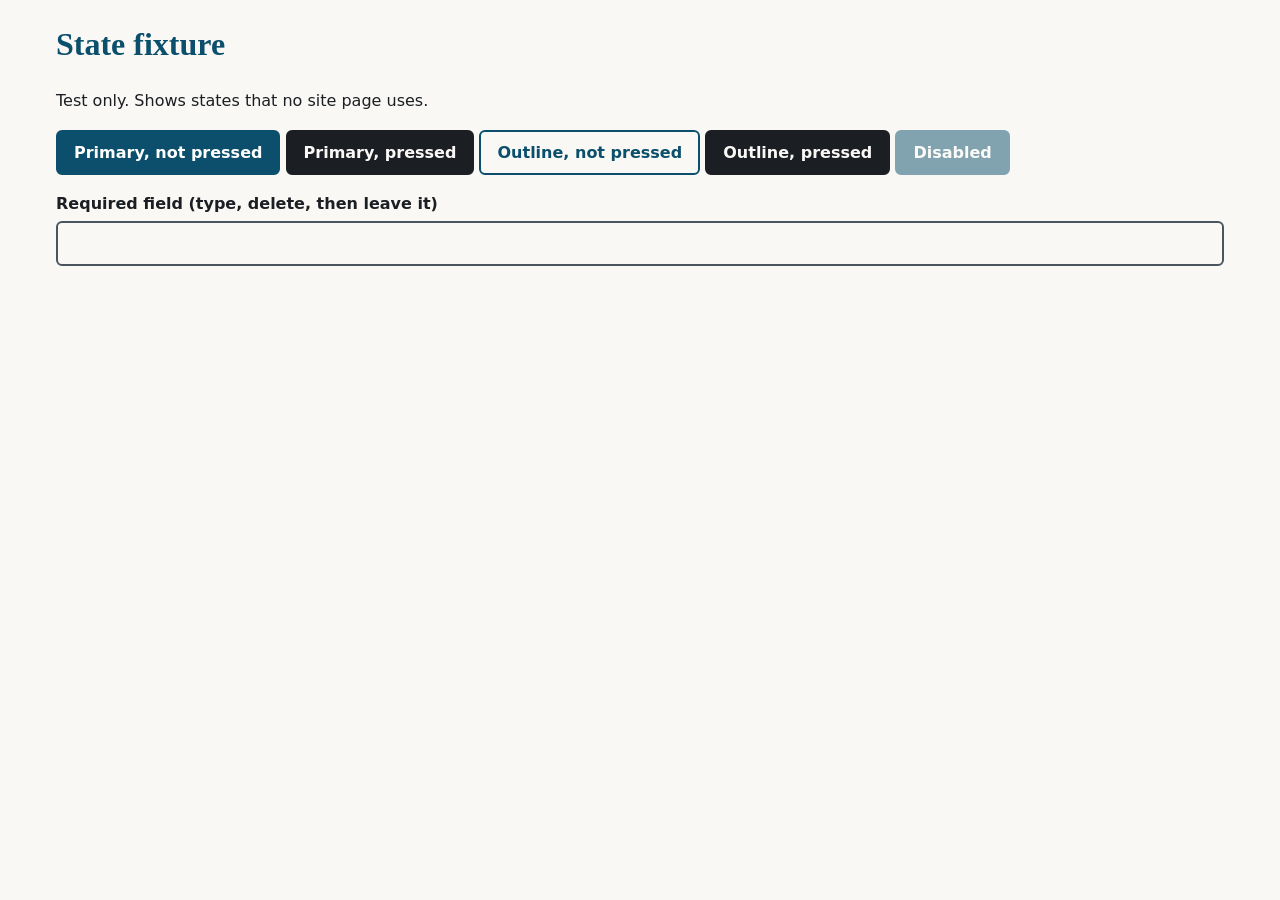
<file: tests/state_fixture.html>
<!doctype html>
<html lang="en">
<head>
  <meta charset="utf-8">
  <meta name="viewport" content="width=device-width, initial-scale=1">
  <title>State fixture (test only, not a site page)</title>
  <link rel="stylesheet" href="../css/tokens.css">
  <link rel="stylesheet" href="../css/main.css">
</head>
<body>
  <main class="container mt-3">
    <h1 class="mb-3">State fixture</h1>
    <p class="mb-2">Test only. Shows states that no site page uses.</p>
    <p class="mb-2">
      <button class="btn btn--primary" type="button" id="p-off" aria-pressed="false">Primary, not pressed</button>
      <button class="btn btn--primary" type="button" id="p-on" aria-pressed="true">Primary, pressed</button>
      <button class="btn btn--outline" type="button" id="o-off" aria-pressed="false">Outline, not pressed</button>
      <button class="btn btn--outline" type="button" id="o-on" aria-pressed="true">Outline, pressed</button>
      <button class="btn btn--primary" type="button" id="dis" disabled>Disabled</button>
    </p>
    <label for="req">Required field (type, delete, then leave it)</label>
    <input id="req" name="req" type="text" required>
  </main>
</body>
</html>
</file>
<file: css/tokens.css>
:root {
  /* Contrast ratios: WCAG relative luminance, computed by script. Day theme. */
  --color-paper:      #FAF8F4; /* page background. ink 15.61:1, muted 7.17:1, brand 8.43:1, focus 8.43:1 on it. Paper vs surface 1.10:1 (decorative layering, no meaning) */
  --color-ink:        #1B1F24; /* body text. 15.61:1 on paper, 14.18:1 on surface. Pressed button: paper on ink 15.61:1 */
  --color-muted:      #4A5560; /* secondary text and form borders. 7.17:1 on paper, 6.51:1 on surface (3:1 needed for borders) */
  --color-surface:    #E9EEF2; /* card background. ink 14.18:1, muted 6.51:1, brand 7.65:1, focus 7.65:1 on it */
  --color-brand:      #0B4F6C; /* headings, links, buttons, invalid border. 8.43:1 on paper, 7.65:1 on surface */
  --color-brand-text: #FFFFFF; /* text on a brand background. 8.94:1 on brand */
  --color-accent:     #F2B84B; /* DECORATIVE ONLY: header rule and found-card stripe. 1.69:1 on paper, 1.53:1 on surface. It never carries meaning alone: the card heading says Found or Lost. Text on it: ink 9.25:1 (not used) */
  --color-focus:      #0B4F6C; /* focus ring. 8.43:1 on paper, 7.65:1 on surface (3:1 needed for non-text) */

  --font-body:    system-ui, -apple-system, "Segoe UI", Roboto, "Noto Sans Arabic", sans-serif;
  --font-heading: Georgia, "Times New Roman", serif;
  --font-size-small:       0.875rem;
  --font-size-body:        1rem;
  --font-size-subheading:  1.25rem;
  --font-size-page-heading: 2rem;
  --line-height-body: 1.6;

  --space-compact: 0.5rem;
  --space-base:    1rem;
  --space-card:    1.5rem;
  --space-section: 3rem;

  --radius-control: 0.375rem;
  --radius-card:    0.75rem;

  --duration-fast: 120ms;
}

/* Night theme: only token values change, no component rule is touched. Ratios, WCAG formula, by script.
   paper #10161C: ink 15.44:1, muted 8.80:1, brand 9.42:1, focus 9.42:1, accent 10.17:1 (decorative only). Paper vs surface 1.16:1 (decorative layering).
   surface #1B242C: ink 13.34:1, muted 7.60:1, brand 8.13:1, focus 8.13:1, accent 8.79:1 (decorative only).
   brand-text #10161C on brand #7CC4E3: 9.42:1. Pressed button: paper on ink 15.44:1.
   accent is not overridden: it stays #F2B84B and stays decorative. */
[data-theme="night"] {
  --color-paper:      #10161C;
  --color-ink:        #E8EDF1;
  --color-muted:      #A9B6C1;
  --color-surface:    #1B242C;
  --color-brand:      #7CC4E3;
  --color-brand-text: #10161C;
  --color-focus:      #7CC4E3;
}
</file>
<file: css/main.css>
@layer base, grid, components, utilities;

@layer base {

*, *::before, *::after { box-sizing: border-box; }

body {
  margin: 0;
  background: var(--color-paper);
  color: var(--color-ink);
  font-family: var(--font-body);
  font-size: var(--font-size-body);
  line-height: var(--line-height-body);
}

h1, h2, h3 {
  margin: 0 0 var(--space-compact);
  font-family: var(--font-heading);
  color: var(--color-brand);
  line-height: 1.25;
}
h1 { font-size: var(--font-size-page-heading); }
h2 { font-size: var(--font-size-subheading); }
h3 { font-size: var(--font-size-body); }

p { margin: 0 0 var(--space-base); }

a { color: var(--color-brand); }

:focus-visible { outline: 3px solid var(--color-focus); outline-offset: 2px; }

ul { margin: 0; padding: 0; list-style: none; }

img { max-width: 100%; height: auto; }

fieldset { margin: 0 0 var(--space-card); padding: var(--space-base); border: 1px solid var(--color-muted); border-radius: var(--radius-control); }
legend { padding: 0 var(--space-compact); font-weight: 700; }

input, select, textarea {
  display: block;
  width: 100%;
  margin-bottom: var(--space-base);
  padding: var(--space-compact);
  font: inherit;
  color: var(--color-ink);
  background: var(--color-paper);
  border: 2px solid var(--color-muted);
  border-radius: var(--radius-control);
}
input[type="checkbox"], input[type="radio"] { display: inline-block; width: auto; margin: 0 var(--space-compact) 0 0; }
label { display: block; margin-bottom: calc(var(--space-compact) / 2); font-weight: 600; }

input:user-invalid, select:user-invalid, textarea:user-invalid { border-color: var(--color-brand); border-style: dashed; }

a, input, select, textarea { transition: color var(--duration-fast), border-color var(--duration-fast); }

@media (prefers-reduced-motion: reduce) {
  a, input, select, textarea { transition: none; }
}

header { padding-block: var(--space-base); border-bottom: 0.25rem solid var(--color-accent); }
footer { margin-top: var(--space-section); padding-block: var(--space-card); border-top: 1px solid var(--color-muted); color: var(--color-muted); font-size: var(--font-size-small); }

nav ul { display: flex; flex-wrap: wrap; gap: var(--space-base); }

.skip-link { position: absolute; inset-inline-start: var(--space-compact); top: -4rem; padding: var(--space-compact); background: var(--color-paper); }
.skip-link:focus { position: static; display: block; }

}

@layer grid {

.container { width: 100%; max-width: 75rem; margin-inline: auto; padding-inline: var(--space-base); }

.row {
  display: grid;
  grid-template-columns: repeat(12, minmax(0, 1fr));
  gap: var(--space-card);
}

.col-12 { grid-column: auto / span 12; }

@media (min-width: 48em) {
  .col-md-4  { grid-column: auto / span 4; }
  .col-md-6  { grid-column: auto / span 6; }
  .col-md-8  { grid-column: auto / span 8; }
  .col-md-10 { grid-column: auto / span 10; }
  .col-md-12 { grid-column: auto / span 12; }

  .offset-md-2 { grid-column-start: 3; }
}

}

@layer components {

.card {
  --card-surface: var(--color-surface);
  --card-accent:  var(--color-muted);
  --card-pad:     var(--space-card);
  padding: var(--card-pad);
  background: var(--card-surface);
  border-inline-start: 0.375rem solid var(--card-accent);
  border-radius: var(--radius-card);
}

.card--found { --card-accent: var(--color-accent); }
.card--lost  { --card-accent: var(--color-brand); }

.card--sm { --card-pad: var(--space-base); }
.card--lg { --card-pad: var(--space-section); }

.card[data-state="featured"] { outline: 3px solid var(--color-brand); outline-offset: 2px; }

.btn {
  --btn-bg:     var(--color-brand);
  --btn-text:   var(--color-brand-text);
  --btn-pad-y:  var(--space-compact);
  --btn-pad-x:  var(--space-base);
  display: inline-block;
  padding: var(--btn-pad-y) var(--btn-pad-x);
  font: inherit;
  font-weight: 700;
  color: var(--btn-text);
  background: var(--btn-bg);
  border: 2px solid var(--color-brand);
  border-radius: var(--radius-control);
  cursor: pointer;
  text-decoration: none;
  transition: background-color var(--duration-fast), color var(--duration-fast);
}

@media (prefers-reduced-motion: reduce) {
  .btn { transition: none; }
}

.btn--primary { --btn-bg: var(--color-brand); --btn-text: var(--color-brand-text); }
.btn--outline { --btn-bg: transparent; --btn-text: var(--color-brand); }

.btn--sm { --btn-pad-y: calc(var(--space-compact) / 2); --btn-pad-x: var(--space-compact); font-size: var(--font-size-small); }
.btn--lg { --btn-pad-y: var(--space-base); --btn-pad-x: var(--space-card); font-size: var(--font-size-subheading); }

.btn:disabled { opacity: 0.5; cursor: not-allowed; }
.btn[aria-pressed="true"] { --btn-bg: var(--color-ink); --btn-text: var(--color-paper); border-color: var(--color-ink); }

}

@layer utilities {

.mt-2 { margin-top: var(--space-base); }
.mt-3 { margin-top: var(--space-card); }
.mb-2 { margin-bottom: var(--space-base); }
.mb-3 { margin-bottom: var(--space-card); }

}
</file>
